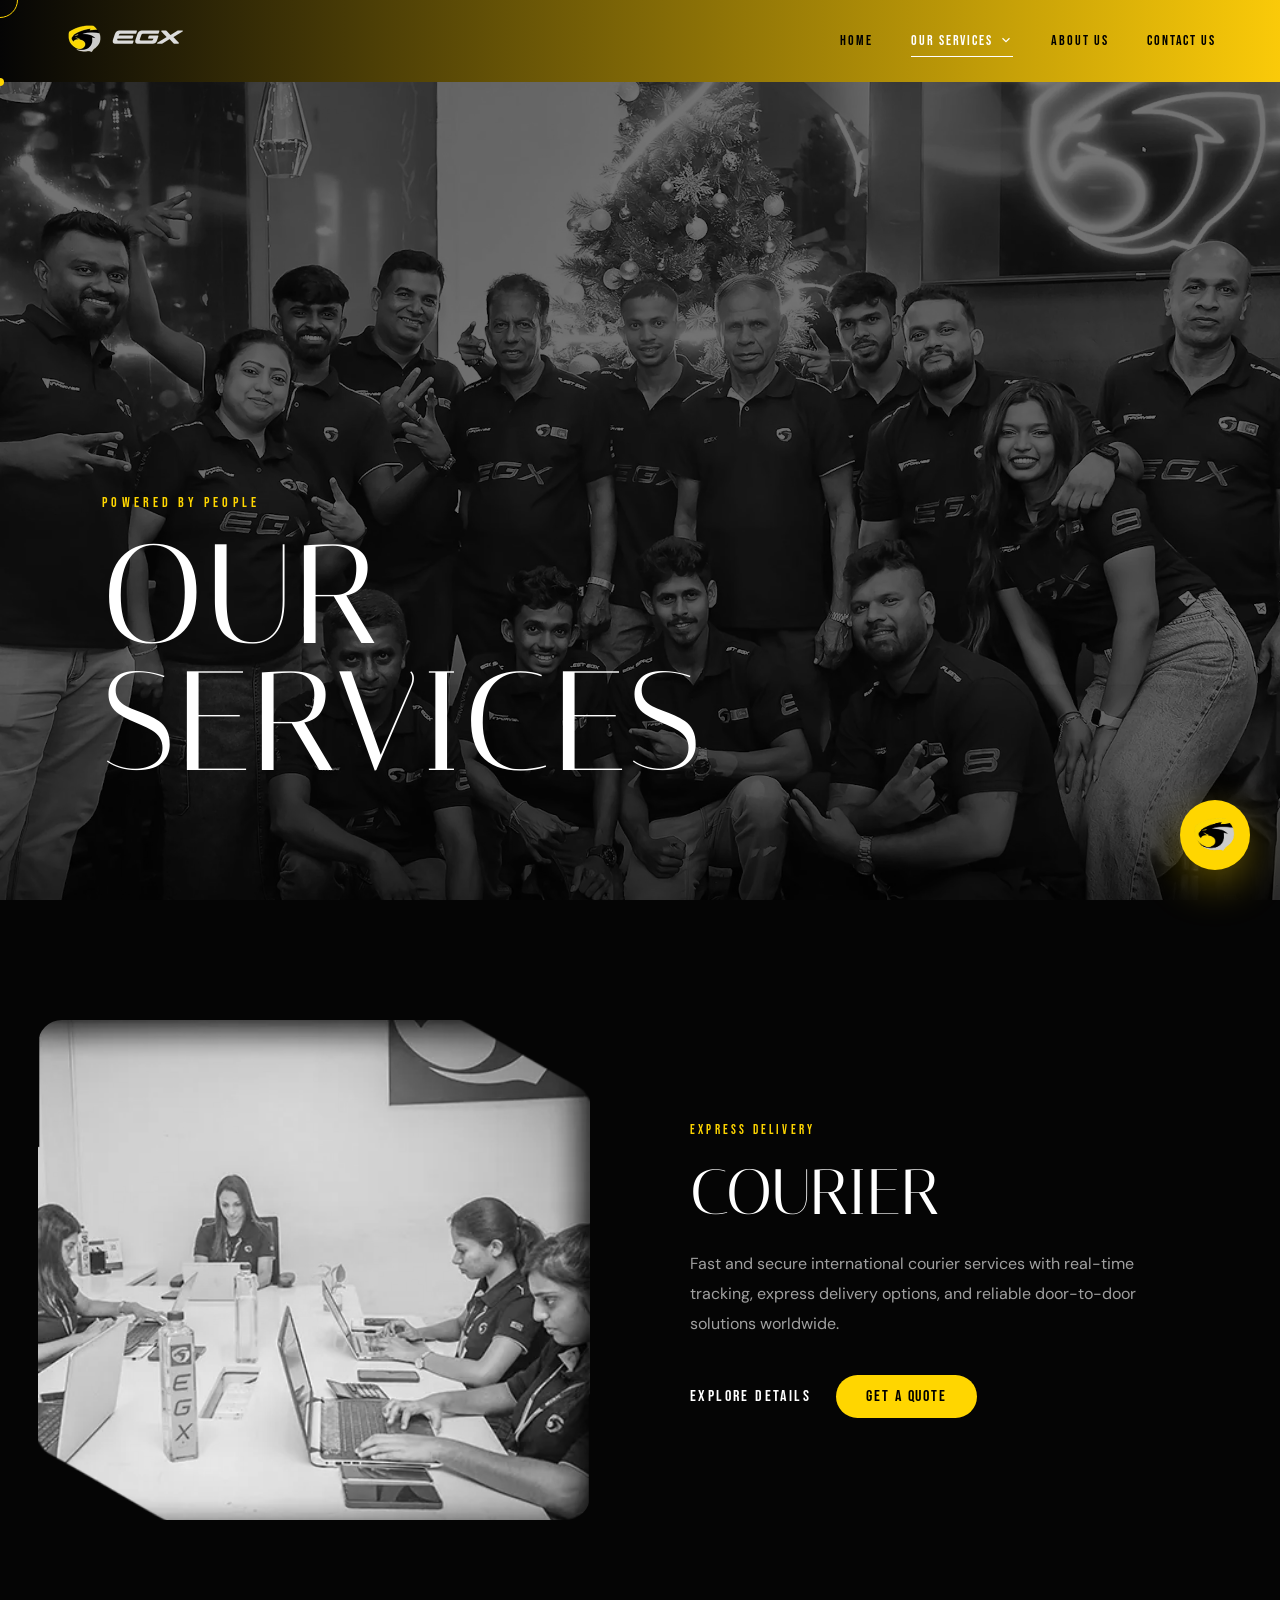
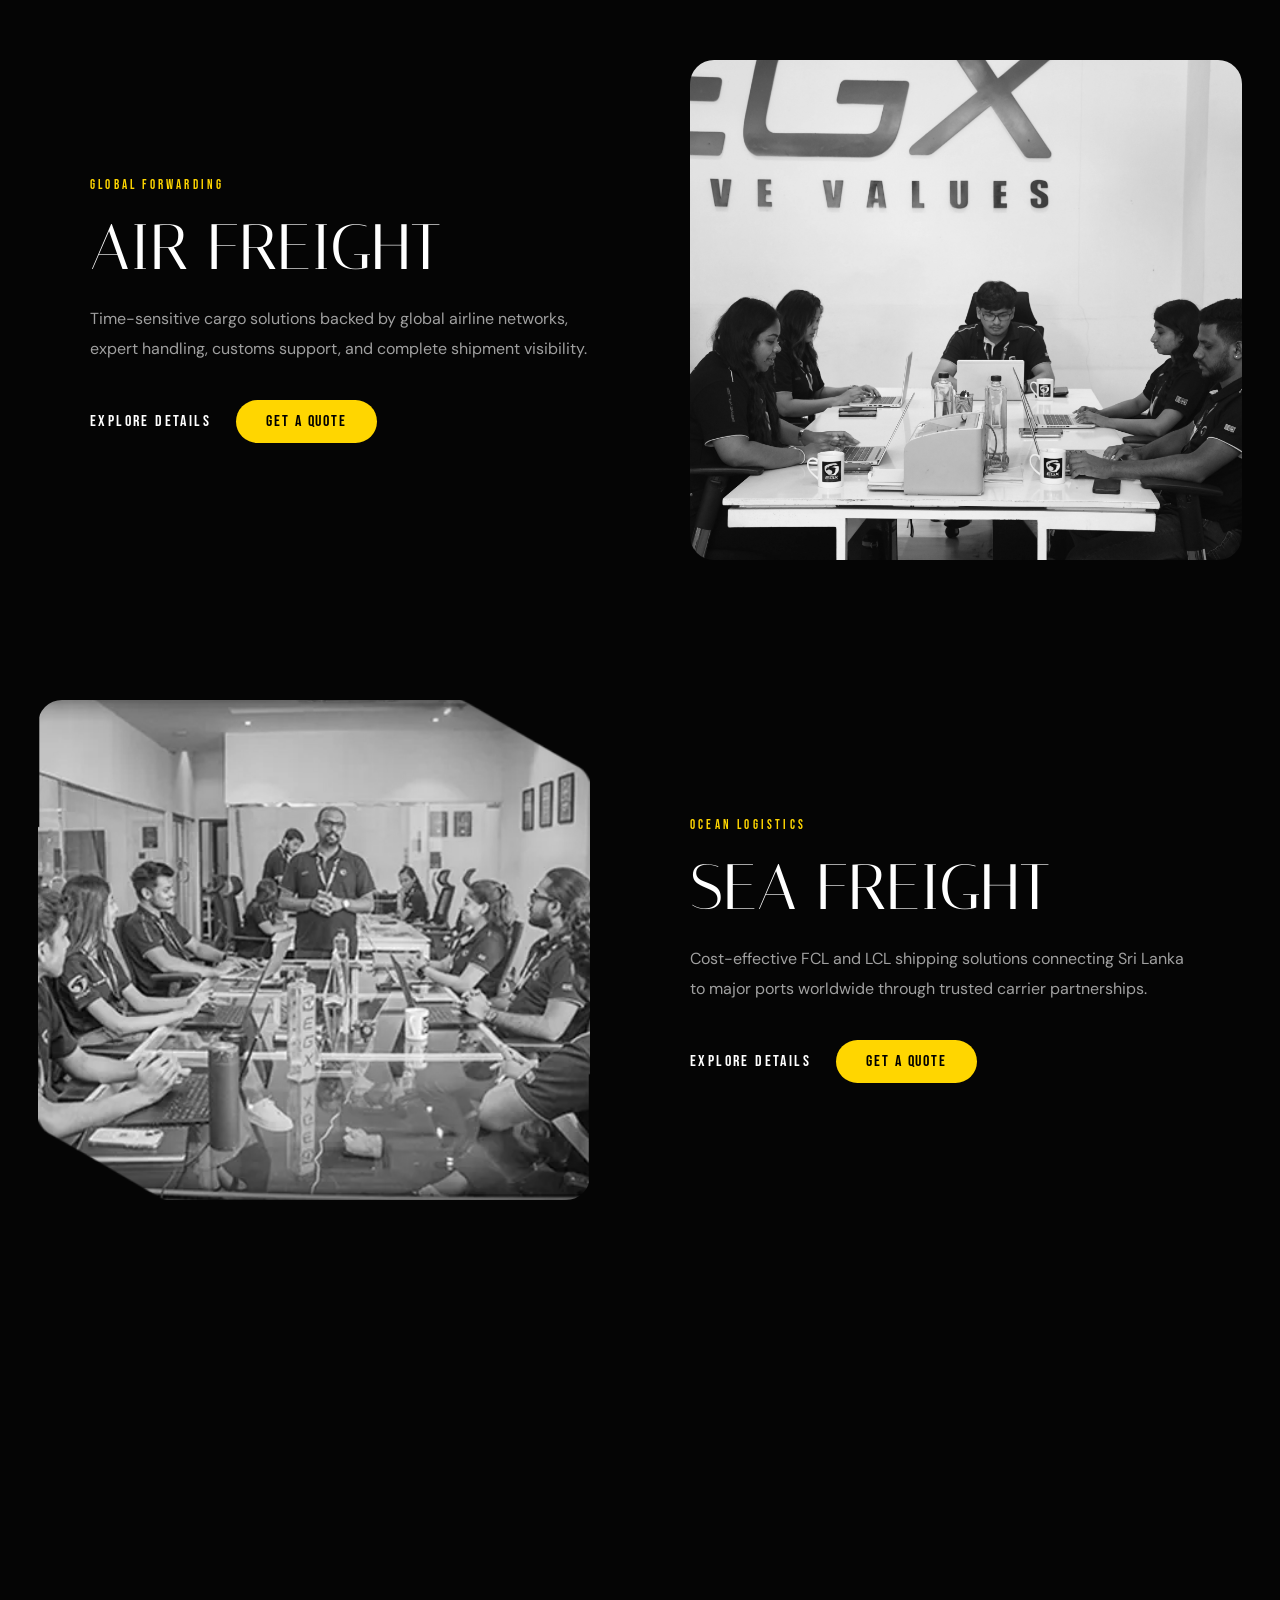
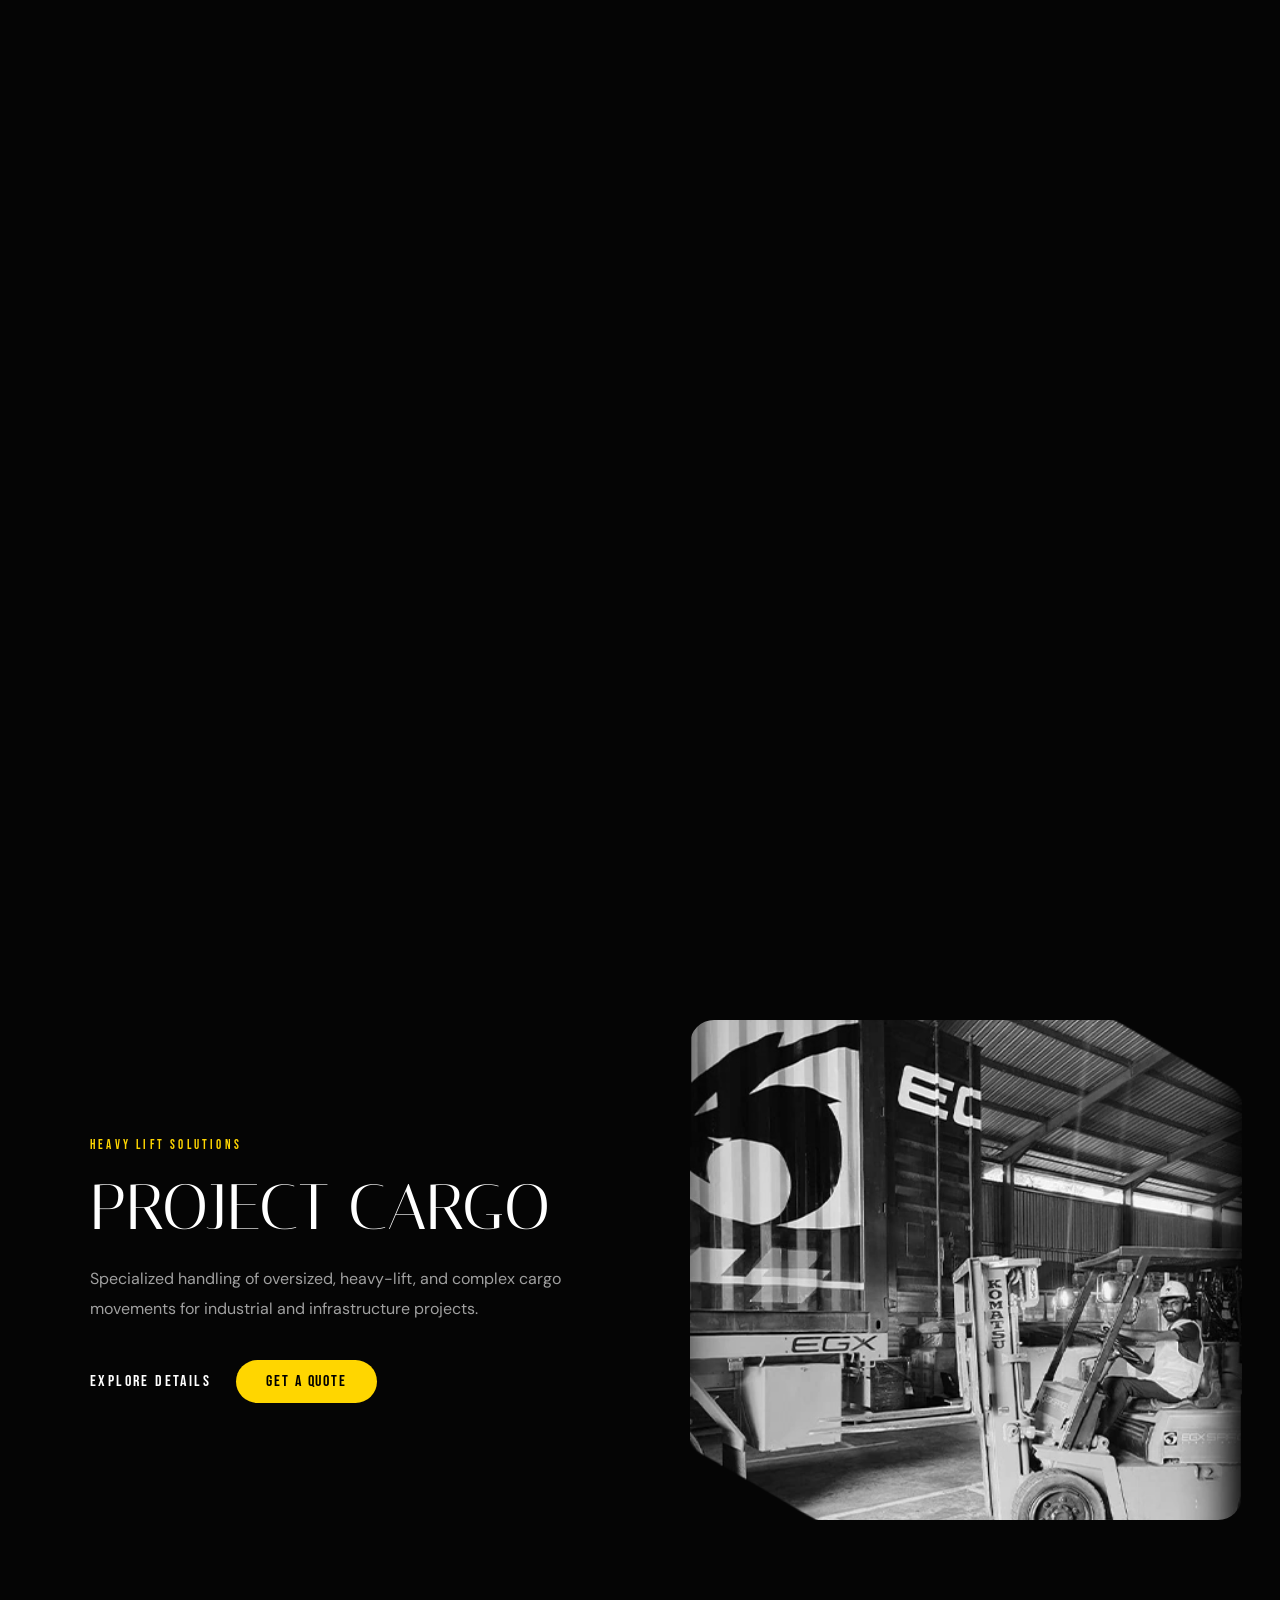
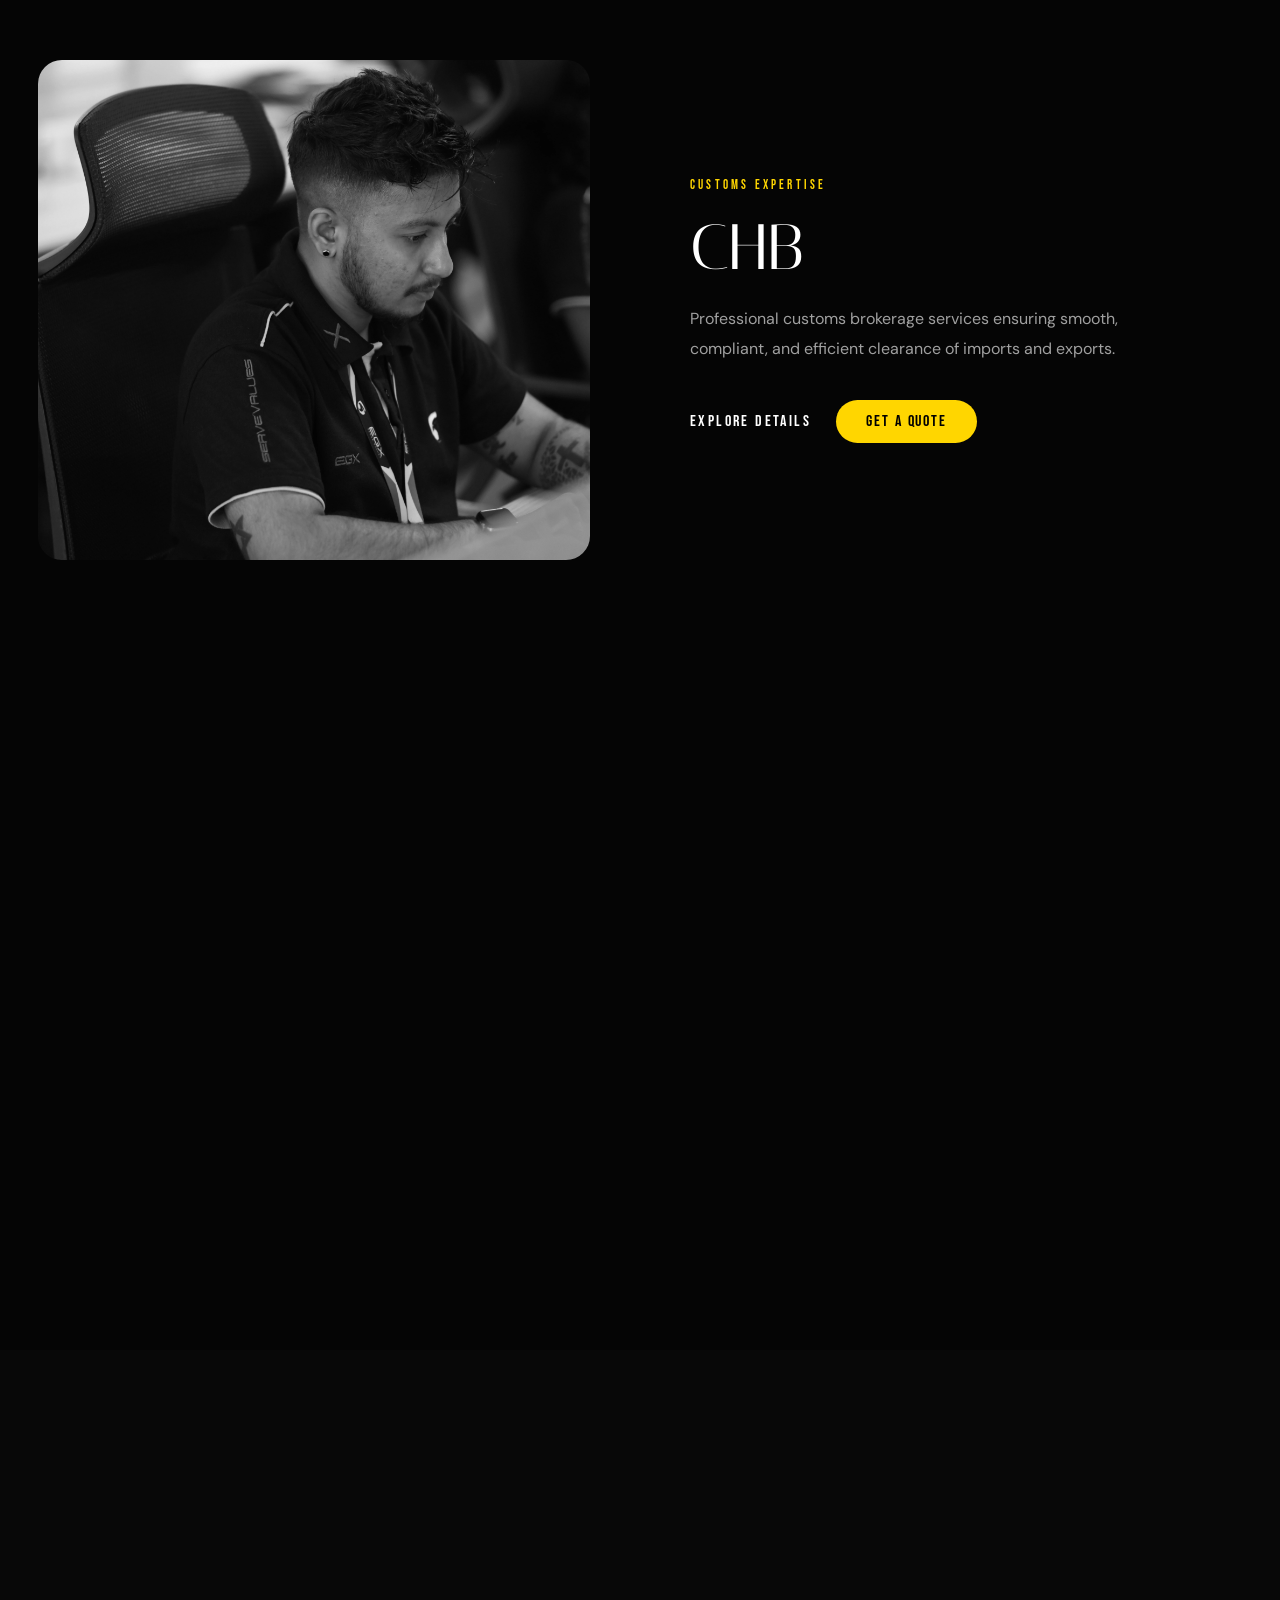
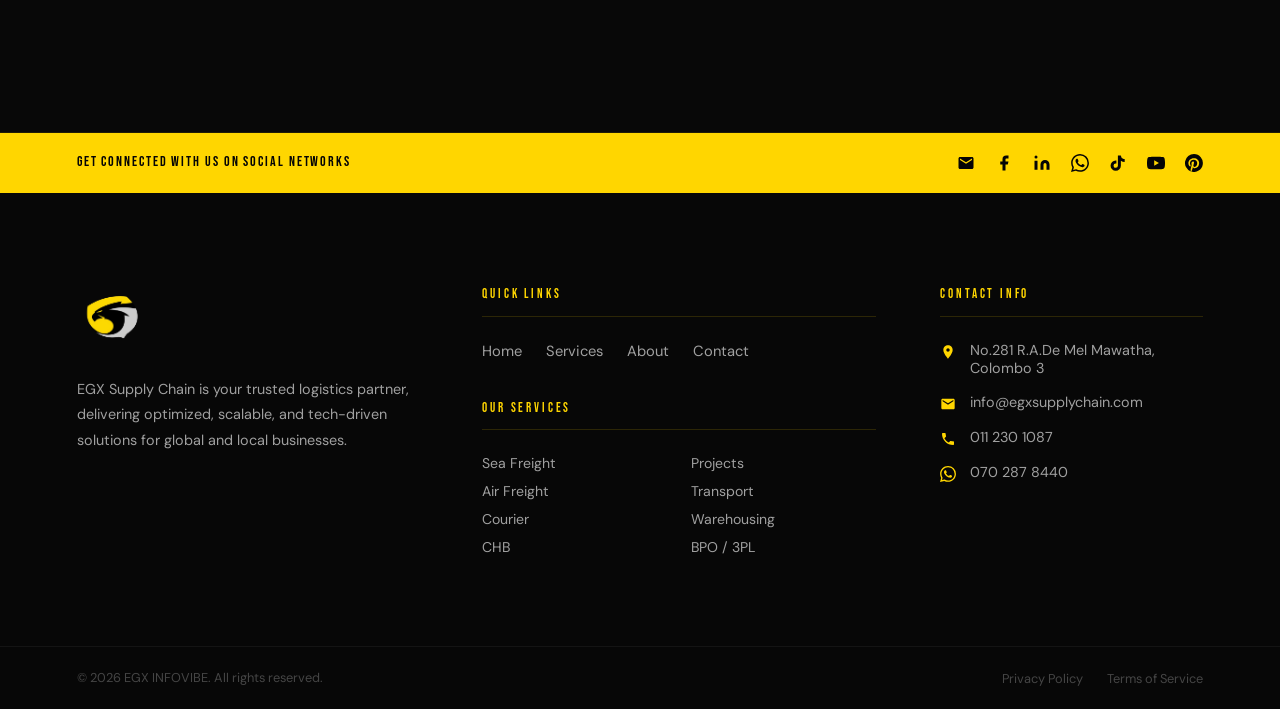
<file: pages/services.html>
<!DOCTYPE html>
<html lang="en">

<head>
    <script async src="https://www.googletagmanager.com/gtm.js?id=GTM-5RD8WVM5"></script>
<script>
  window.dataLayer = window.dataLayer || [];
  function gtag(){dataLayer.push(arguments);}
  gtag('js', new Date());
</script>

    <meta charset="UTF-8">
    <meta name="viewport" content="width=device-width, initial-scale=1.0">
    <meta name="description"
        content="EGX Supply Chain — Complete logistics services including courier, air freight, sea freight, warehouse, transport, project cargo, CHB and 3PL/BPO.">
    <title>Our Services | EGX Supply Chain</title>
     <link
      rel="canonical"
      href="https://egxsupplychain.com/pages/services.html"
    >
    <link rel="icon" href="../images/egx-logo.webp">
    <link rel="stylesheet" href="../css/global.css">
    <link rel="stylesheet" href="../css/navbar.css">
    <link rel="stylesheet" href="../css/services.css">
    <link rel="stylesheet" href="../css/footer.css">

    <link rel="stylesheet" href="../css/chatbot.css">




</head>

<body>
    <div id="chatbot-container"></div>
    <div id="preloader"><img class="preloader-logo" src="../images/EGXNavLogo.webp" alt="EGX">
        <div class="preloader-bar-wrap">
            <div class="preloader-bar"></div>
        </div>
        <p class="preloader-text">LOADING EXCELLENCE</p>
    </div>
    <div id="page-transition"></div>
    <div class="cursor-dot"></div>
    <div class="cursor-ring"></div>
    <audio id="preloader-sound" src="../sounds/flash.mp3" preload="none"></audio>

    <header id="navbar">
        <a href="../index.html" class="nav-logo"><img src="../images/EGXNavLogo.webp" alt="EGX Supply Chain"></a>
        <nav class="nav-links">
            <div class="nav-item"><a href="../index.html" class="nav-link">HOME</a></div>
            <div class="nav-item">
                <a href="services.html" class="nav-link active">OUR SERVICES <svg viewBox="0 0 24 24" fill="none"
                        stroke="currentColor" stroke-width="2" width="14" height="14">
                        <polyline points="6 9 12 15 18 9" />
                    </svg></a>
                <div class="nav-dropdown">

                    <a href="courier.html" class="dropdown-link">Courier</a>
                    <a href="air-freight.html" class="dropdown-link">Air Freight</a>
                    <a href="sea-freight.html" class="dropdown-link">Sea Freight</a>
                    <a href="warehouse.html" class="dropdown-link">Warehouse &amp; Logistics</a>
                    <a href="transport.html" class="dropdown-link">Transport</a>
                    <a href="project-cargo.html" class="dropdown-link">Project Cargo</a>
                    <a href="chb.html" class="dropdown-link">CHB</a>
                    <a href="bpo.html" class="dropdown-link">3PL &amp; 4PL / BPO</a>
                </div>
            </div>
            <div class="nav-item"><a href="about.html" class="nav-link">ABOUT US</a></div>
            <div class="nav-item"><a href="contact.html" class="nav-link">CONTACT US</a></div>
        </nav>
        <button class="nav-hamburger" aria-label="Open menu"><span></span><span></span><span></span></button>
    </header>
    <nav id="mobile-menu">
        <div class="mobile-nav-item"><a href="../index.html" class="mobile-nav-link">Home</a></div>
        <div class="mobile-nav-item">
            <div class="mobile-nav-link" data-toggle="true">Our Services <svg viewBox="0 0 24 24" fill="none"
                    stroke="currentColor" stroke-width="2" width="20" height="20">
                    <polyline points="6 9 12 15 18 9" />
                </svg></div>
            <div class="mobile-submenu">
                <a href="courier.html" class="mobile-sub-link">Courier</a>
                <a href="air-freight.html" class="mobile-sub-link">Air Freight</a>
                <a href="sea-freight.html" class="mobile-sub-link">Sea Freight</a>
                <a href="warehouse.html" class="mobile-sub-link">Warehouse &amp; Logistics</a>
                <a href="transport.html" class="mobile-sub-link">Transport</a>
                <a href="project-cargo.html" class="mobile-sub-link">Project Cargo</a>
                <a href="chb.html" class="mobile-sub-link">CHB</a>
                <a href="bpo.html" class="mobile-sub-link">3PL &amp; 4PL / BPO</a>
            </div>
        </div>
        <div class="mobile-nav-item"><a href="about.html" class="mobile-nav-link">About Us</a></div>
        <div class="mobile-nav-item"><a href="contact.html" class="mobile-nav-link">Contact Us</a></div>
        <div class="mobile-cta"><a href="contact.html" class="btn btn-gold">GET A QUOTE →</a></div>
    </nav>

    <!-- HERO -->
    <section class="services-hero">
        <img src="../images/ServicePage/banner.webp" alt="EGX Team">

        <div class="hero-overlay"></div>

        <div class="hero-content reveal">
            <span class="hero-label">POWERED BY PEOPLE</span>

            <h1>
                OUR<br>
                SERVICES
            </h1>
        </div>
    </section>

    <!-- ═══════════════════════════════════════════════════════ -->
    <!-- SLIDESHOW -->
    <!-- ═══════════════════════════════════════════════════════ -->
    <!-- <section id="slideshow-section" class="parallax-section">
  <div class="slideshow-wrapper">
    <div class="slide active">
      <img src="../images/ServicePage/AIR.jpg" alt="Air Freight" loading="lazy">
      <div class="slide-overlay"></div>
      <div class="slide-content">
        <span class="label">AIR FREIGHT</span>
        <h2>Send Cargo Across<br>The Globe, Fast</h2>
       
      </div>
    </div>
    <div class="slide">
      <img src="../images/ServicePage/SEA.jpg" alt="Sea Freight" loading="lazy">
      <div class="slide-overlay"></div>
      <div class="slide-content">
        <span class="label">SEA FREIGHT</span>
        <h2>Ocean Freight<br>Solutions Worldwide</h2>
      </div>
    </div>
    <div class="slide">
      <img src="../images/ServicePage/COURIER.jpg" alt="Courier" loading="lazy">
      <div class="slide-overlay"></div>
      <div class="slide-content">
        <span class="label">COURIER SERVICES</span>
        <h2>Hassle-Free<br>International Courier</h2>
      </div>
    </div>
    <div class="slide">
      <img src="../images/ServicePage/TRANSPORT.jpg" alt="Transport" loading="lazy">
      <div class="slide-overlay"></div>
      <div class="slide-content">
        <span class="label">TRANSPORT</span>
        <h2>Last-Mile Delivery<br>Across Sri Lanka</h2>
      </div>
    </div>
    <div class="slide">
      <img src="../images/ServicePage/WH.jpg" alt="Warehouse" loading="lazy">
      <div class="slide-overlay"></div>
      <div class="slide-content">
        <span class="label">WAREHOUSING</span>
        <h2>Smart Storage &amp;<br>Logistics Solutions</h2>
      </div>
    </div>
    <button class="slide-arrow prev" aria-label="Previous">&#8592;</button>
    <button class="slide-arrow next" aria-label="Next">&#8594;</button>
  </div>
  <div class="slide-dots">
    <div class="slide-dot active"></div>
    <div class="slide-dot"></div>
    <div class="slide-dot"></div>
    <div class="slide-dot"></div>
    <div class="slide-dot"></div>
  </div>
</section> -->

    <!-- SERVICES -->


    <section class="services-showcase container">

        <!-- COURIER -->
        <div class="service-row reveal">
            <div class="service-image">
                <img src="../images/ServicePage/Courier.webp" alt="Courier">
            </div>

            <div class="service-content">
                <span class="service-label">EXPRESS DELIVERY</span>
                <h2>COURIER</h2>

                <p>
                    Fast and secure international courier services with real-time
                    tracking, express delivery options, and reliable door-to-door
                    solutions worldwide.
                </p>

                <div class="service-links">
                    <a href="courier.html">EXPLORE DETAILS</a>
                    <a href="contact.html" class="service-btn">GET A QUOTE</a>
                </div>
            </div>
        </div>

        <!-- AIR FREIGHT -->
        <div class="service-row reverse reveal">
            <div class="service-image">
                <img src="../images/ServicePage/air.webp" alt="Air Freight">
            </div>

            <div class="service-content">
                <span class="service-label">GLOBAL FORWARDING</span>
                <h2>AIR FREIGHT</h2>

                <p>
                    Time-sensitive cargo solutions backed by global airline networks,
                    expert handling, customs support, and complete shipment visibility.
                </p>

                <div class="service-links">
                    <a href="air-freight.html">EXPLORE DETAILS</a>
                    <a href="contact.html" class="service-btn">GET A QUOTE</a>
                </div>
            </div>
        </div>

        <!-- SEA FREIGHT -->
        <div class="service-row reveal">
            <div class="service-image">
                <img src="../images/ServicePage/Sea.webp" alt="Sea Freight">
            </div>

            <div class="service-content">
                <span class="service-label">OCEAN LOGISTICS</span>
                <h2>SEA FREIGHT</h2>

                <p>
                    Cost-effective FCL and LCL shipping solutions connecting Sri Lanka
                    to major ports worldwide through trusted carrier partnerships.
                </p>

                <div class="service-links">
                    <a href="sea-freight.html">EXPLORE DETAILS</a>
                    <a href="contact.html" class="service-btn">GET A QUOTE</a>
                </div>
            </div>
        </div>

        <!-- WAREHOUSE & LOGISTICS -->
        <div class="service-row reverse reveal">
            <div class="service-image">
                <img src="../images/ServicePage/WAREHOUSING.webp" alt="Warehouse & Logistics">
            </div>

            <div class="service-content">
                <span class="service-label">SMART STORAGE</span>
                <h2>WAREHOUSE & LOGISTICS</h2>

                <p>
                    Secure warehousing, inventory control, order fulfillment,
                    distribution, and logistics management designed for efficiency.
                </p>

                <div class="service-links">
                    <a href="warehouse.html">EXPLORE DETAILS</a>
                    <a href="contact.html" class="service-btn">GET A QUOTE</a>
                </div>
            </div>
        </div>

        <!-- TRANSPORT -->
        <div class="service-row reveal">
            <div class="service-image">
                <img src="../images/ServicePage/TransportPic.webp" alt="Transport">
            </div>

            <div class="service-content">
                <span class="service-label">ROAD NETWORK</span>
                <h2>TRANSPORT</h2>

                <p>
                    Reliable inland transportation solutions with GPS-enabled fleets,
                    scheduled deliveries, and nationwide distribution coverage.
                </p>

                <div class="service-links">
                    <a href="transport.html">EXPLORE DETAILS</a>
                    <a href="contact.html" class="service-btn">GET A QUOTE</a>
                </div>
            </div>
        </div>

        <!-- PROJECT CARGO -->
        <div class="service-row reverse reveal">
            <div class="service-image">
                <img src="../images/ServicePage/warehouse.webp" alt="Project Cargo">
            </div>

            <div class="service-content">
                <span class="service-label">HEAVY LIFT SOLUTIONS</span>
                <h2>PROJECT CARGO</h2>

                <p>
                    Specialized handling of oversized, heavy-lift, and complex cargo
                    movements for industrial and infrastructure projects.
                </p>

                <div class="service-links">
                    <a href="project-cargo.html">EXPLORE DETAILS</a>
                    <a href="contact.html" class="service-btn">GET A QUOTE</a>
                </div>
            </div>
        </div>

        <!-- CHB -->
        <div class="service-row reveal">
            <div class="service-image">
                <img src="../images/ServicePage/chb.webp" alt="CHB">
            </div>

            <div class="service-content">
                <span class="service-label">CUSTOMS EXPERTISE</span>
                <h2>CHB</h2>

                <p>
                    Professional customs brokerage services ensuring smooth,
                    compliant, and efficient clearance of imports and exports.
                </p>

                <div class="service-links">
                    <a href="chb.html">EXPLORE DETAILS</a>
                    <a href="contact.html" class="service-btn">GET A QUOTE</a>
                </div>
            </div>
        </div>

        <!-- 3PL & 4PL / BPO -->
        <div class="service-row reverse reveal">
            <div class="service-image">
                <img src="../images/ServicePage/BPO.webp" alt="Warehouse & Logistics">
            </div>

            <div class="service-content">
                <span class="service-label">SUPPLY CHAIN MANAGEMENT</span>
                <h2>3PL & 4PL / BPO</h2>

                <p>
                    End-to-end outsourced logistics, supply chain optimization,
                    and business process solutions tailored for scalable growth.
                </p>

                <div class="service-links">
                    <a href="bpo.html">EXPLORE DETAILS</a>
                    <a href="contact.html" class="service-btn">GET A QUOTE</a>
                </div>
            </div>
        </div>

    </section>

    <!-- CTA -->
    <section class="services-cta">
        <div class="container reveal">
            <h2>READY TO <span class="gold">MOVE?</span></h2>

            <a href="contact.html" class="btn btn-gold">
                LET'S CONNECT
            </a>
        </div>
    </section>

    <!-- FOOTER -->
    <footer id="footer">
        <div class="footer-social-bar">
            <p>GET CONNECTED WITH US ON SOCIAL NETWORKS</p>
            <div class="footer-social-icons">
                <a href="mailto:info@egxsupplychain.com" aria-label="Email"><svg width="18" height="18"
                        viewBox="0 0 24 24" fill="currentColor">
                        <path
                            d="M20 4H4c-1.1 0-2 .9-2 2v12c0 1.1.9 2 2 2h16c1.1 0 2-.9 2-2V6c0-1.1-.9-2-2-2zm0 4l-8 5-8-5V6l8 5 8-5v2z" />
                    </svg></a>
                <a href="https://www.facebook.com/egxsupplychain" target="_blank" rel="noopener"
                    aria-label="Facebook"><svg width="18" height="18" viewBox="0 0 24 24" fill="currentColor">
                        <path d="M18 2h-3a5 5 0 00-5 5v3H7v4h3v8h4v-8h3l1-4h-4V7a1 1 0 011-1h3z" />
                    </svg></a>
                <a href="https://www.linkedin.com/company/egx-supply-chain" target="_blank" rel="noopener"
                    aria-label="LinkedIn"><svg width="18" height="18" viewBox="0 0 24 24" fill="currentColor">
                        <path
                            d="M16 8a6 6 0 016 6v7h-4v-7a2 2 0 00-2-2 2 2 0 00-2 2v7h-4v-7a6 6 0 016-6zM2 9h4v12H2z" />
                        <circle cx="4" cy="4" r="2" />
                    </svg></a>
                <a href="https://wa.me/94702878440" target="_blank" rel="noopener" aria-label="WhatsApp"><svg width="18"
                        height="18" viewBox="0 0 24 24" fill="currentColor">
                        <path
                            d="M17.472 14.382c-.297-.149-1.758-.867-2.03-.967-.273-.099-.471-.148-.67.15-.197.297-.767.966-.94 1.164-.173.199-.347.223-.644.075-.297-.15-1.255-.463-2.39-1.475-.883-.788-1.48-1.761-1.653-2.059-.173-.297-.018-.458.13-.606.134-.133.298-.347.446-.52.149-.174.198-.298.298-.497.099-.198.05-.371-.025-.52-.075-.149-.669-1.612-.916-2.207-.242-.579-.487-.5-.669-.51-.173-.008-.371-.01-.57-.01-.198 0-.52.074-.792.372-.272.297-1.04 1.016-1.04 2.479 0 1.462 1.065 2.875 1.213 3.074.149.198 2.096 3.2 5.077 4.487.709.306 1.262.489 1.694.625.712.227 1.36.195 1.871.118.571-.085 1.758-.719 2.006-1.413.248-.694.248-1.289.173-1.413-.074-.124-.272-.198-.57-.347m-5.421 7.403h-.004a9.87 9.87 0 01-5.031-1.378l-.361-.214-3.741.982.998-3.648-.235-.374a9.86 9.86 0 01-1.51-5.26c.001-5.45 4.436-9.884 9.888-9.884 2.64 0 5.122 1.03 6.988 2.898a9.825 9.825 0 012.893 6.994c-.003 5.45-4.437 9.884-9.885 9.884m8.413-18.297A11.815 11.815 0 0012.05 0C5.495 0 .16 5.335.157 11.892c0 2.096.547 4.142 1.588 5.945L.057 24l6.305-1.654a11.882 11.882 0 005.683 1.448h.005c6.554 0 11.89-5.335 11.893-11.893a11.821 11.821 0 00-3.48-8.413Z" />
                    </svg></a>
                    <a href="https://www.tiktok.com/@egx.sc" target="_blank" rel="noopener" aria-label="TikTok"><svg width="18"
            height="18" viewBox="0 0 24 24" fill="currentColor">
            <path
              d="M19.589 6.686a4.793 4.793 0 01-3.77-4.325V2h-3.953v13.672a2.896 2.896 0 01-2.9 2.806 2.896 2.896 0 01-2.9-2.9 2.896 2.896 0 012.9-2.9c.304 0 .6.047.878.137V8.78a6.85 6.85 0 00-.878-.057 6.854 6.854 0 00-6.854 6.854 6.854 6.854 0 006.854 6.854 6.854 6.854 0 006.854-6.854V9.01a8.69 8.69 0 005.078 1.63V6.686a4.823 4.823 0 01-1.309-.0z" />
          </svg></a>

        <a href="https://www.youtube.com/@EGXSupplyChain" target="_blank" rel="noopener" aria-label="YouTube">
          <svg xmlns="http://www.w3.org/2000/svg" width="18" height="18" viewBox="0 0 24 24" fill="currentColor">
            <path fill-rule="evenodd" clip-rule="evenodd"
              d="M23.5 6.2a3 3 0 0 0-2.1-2.1C19.5 3.6 12 3.6 12 3.6s-7.5 0-9.4.5A3 3 0 0 0 .5 6.2 31 31 0 0 0 0 12a31 31 0 0 0 .5 5.8 3 3 0 0 0 2.1 2.1c1.9.5 9.4.5 9.4.5s7.5 0 9.4-.5a3 3 0 0 0 2.1-2.1A31 31 0 0 0 24 12a31 31 0 0 0-.5-5.8ZM9.6 15.6V8.4l6.3 3.6-6.3 3.6Z" />
          </svg>
        </a>
        <a href="https://www.pinterest.com/egxinforvibe/" target="_blank" rel="noopener" aria-label="Pinterest">
          <svg xmlns="http://www.w3.org/2000/svg" width="18" height="18" viewBox="0 0 24 24" fill="currentColor">
            <path
              d="M12 0a12 12 0 0 0-4.37 23.18c-.1-.94-.18-2.4.04-3.43l1.3-5.5s-.33-.67-.33-1.66c0-1.55.9-2.7 2.02-2.7.95 0 1.4.72 1.4 1.58 0 .96-.61 2.4-.93 3.74-.27 1.12.56 2.03 1.66 2.03 1.99 0 3.52-2.1 3.52-5.13 0-2.68-1.92-4.56-4.67-4.56-3.18 0-5.05 2.38-5.05 4.84 0 .96.37 1.99.83 2.55.09.11.1.21.07.33l-.31 1.25c-.05.2-.16.25-.37.15-1.39-.65-2.26-2.69-2.26-4.33 0-3.52 2.56-6.75 7.38-6.75 3.88 0 6.9 2.77 6.9 6.47 0 3.86-2.43 6.97-5.8 6.97-1.13 0-2.2-.59-2.57-1.29l-.7 2.67c-.25 1.02-.94 2.3-1.4 3.08A12 12 0 1 0 12 0z" />
          </svg>
        </a>
            </div>
        </div>
        <div class="footer-main">
            <div><img class="footer-logo" src="../images/egx-logo.webp" alt="EGX Supply Chain"
                    onerror="this.src='../images/EGXNavLogo.webp'">
                <p class="footer-desc">EGX Supply Chain is your trusted logistics partner, delivering optimized,
                    scalable, and tech-driven solutions for global and local businesses.</p>
            </div>
            <div>
                <p class="footer-heading">QUICK LINKS</p>
                <div class="footer-quick-links"><a href="../index.html">Home</a><a href="services.html">Services</a><a
                        href="about.html">About</a><a href="contact.html">Contact</a></div>
                <p class="footer-heading" style="margin-top:28px">OUR SERVICES</p>
                <div class="footer-services-grid"><a href="sea-freight.html">Sea Freight</a><a
                        href="project-cargo.html">Projects</a><a href="air-freight.html">Air Freight</a><a
                        href="transport.html">Transport</a><a href="courier.html">Courier</a><a
                        href="warehouse.html">Warehousing</a><a href="chb.html">CHB</a><a href="bpo.html">BPO / 3PL</a>
                </div>
            </div>
            <div>
                <p class="footer-heading">CONTACT INFO</p>
                <div class="footer-contact-item"><svg width="16" height="16" viewBox="0 0 24 24" fill="var(--gold)"
                        style="flex-shrink:0;margin-top:3px">
                        <path
                            d="M12 2C8.13 2 5 5.13 5 9c0 5.25 7 13 7 13s7-7.75 7-13c0-3.87-3.13-7-7-7zm0 9.5c-1.38 0-2.5-1.12-2.5-2.5s1.12-2.5 2.5-2.5 2.5 1.12 2.5 2.5-1.12 2.5-2.5 2.5z" />
                    </svg><a href="https://maps.google.com/?q=No.281+R.A.+De+Mel+Mawatha+Colombo+3"
                        target="_blank">No.281 R.A.De Mel Mawatha, Colombo 3</a></div>
                <div class="footer-contact-item"><svg width="16" height="16" viewBox="0 0 24 24" fill="var(--gold)"
                        style="flex-shrink:0">
                        <path
                            d="M20 4H4c-1.1 0-2 .9-2 2v12c0 1.1.9 2 2 2h16c1.1 0 2-.9 2-2V6c0-1.1-.9-2-2-2zm0 4l-8 5-8-5V6l8 5 8-5v2z" />
                    </svg><a href="mailto:info@egxsupplychain.com">info@egxsupplychain.com</a></div>
                <div class="footer-contact-item"><svg width="16" height="16" viewBox="0 0 24 24" fill="var(--gold)"
                        style="flex-shrink:0">
                        <path
                            d="M6.62 10.79c1.44 2.83 3.76 5.14 6.59 6.59l2.2-2.2c.27-.27.67-.36 1.02-.24 1.12.37 2.33.57 3.57.57.55 0 1 .45 1 1V20c0 .55-.45 1-1 1-9.39 0-17-7.61-17-17 0-.55.45-1 1-1h3.5c.55 0 1 .45 1 1 0 1.25.2 2.45.57 3.57.11.35.03.74-.25 1.02l-2.2 2.2z" />
                    </svg><a href="tel:0112301087">011 230 1087</a></div>
                <div class="footer-contact-item"><svg width="16" height="16" viewBox="0 0 24 24" fill="var(--gold)"
                        style="flex-shrink:0">
                        <path
                            d="M17.472 14.382c-.297-.149-1.758-.867-2.03-.967-.273-.099-.471-.148-.67.15-.197.297-.767.966-.94 1.164-.173.199-.347.223-.644.075-.297-.15-1.255-.463-2.39-1.475-.883-.788-1.48-1.761-1.653-2.059-.173-.297-.018-.458.13-.606.134-.133.298-.347.446-.52.149-.174.198-.298.298-.497.099-.198.05-.371-.025-.52-.075-.149-.669-1.612-.916-2.207-.242-.579-.487-.5-.669-.51-.173-.008-.371-.01-.57-.01-.198 0-.52.074-.792.372-.272.297-1.04 1.016-1.04 2.479 0 1.462 1.065 2.875 1.213 3.074.149.198 2.096 3.2 5.077 4.487.709.306 1.262.489 1.694.625.712.227 1.36.195 1.871.118.571-.085 1.758-.719 2.006-1.413.248-.694.248-1.289.173-1.413-.074-.124-.272-.198-.57-.347m-5.421 7.403h-.004a9.87 9.87 0 01-5.031-1.378l-.361-.214-3.741.982.998-3.648-.235-.374a9.86 9.86 0 01-1.51-5.26c.001-5.45 4.436-9.884 9.888-9.884 2.64 0 5.122 1.03 6.988 2.898a9.825 9.825 0 012.893 6.994c-.003 5.45-4.437 9.884-9.885 9.884m8.413-18.297A11.815 11.815 0 0012.05 0C5.495 0 .16 5.335.157 11.892c0 2.096.547 4.142 1.588 5.945L.057 24l6.305-1.654a11.882 11.882 0 005.683 1.448h.005c6.554 0 11.89-5.335 11.893-11.893a11.821 11.821 0 00-3.48-8.413Z" />
                    </svg><a href="https://wa.me/94702878440">070 287 8440</a></div>
            </div>
        </div>
        <div class="footer-bottom">
            <p>© 2026 EGX INFOVIBE. All rights reserved.</p>
            <div class="footer-bottom-links"><a href="#">Privacy Policy</a><a href="#">Terms of Service</a></div>
        </div>
    </footer>


    <script src="../js/main.js"></script>
    <script src="../js/egx-faq.js"></script>

    <script src="../js/chatbot.js"></script>
</body>

</html>
</file>
<file: css/global.css>
/* ============================================================
   EGX SUPPLY CHAIN — GLOBAL DESIGN SYSTEM
   Fonts: Italiana (headings) + DM Sans (body) + Bebas Neue (accent)
   Theme: Dark luxury — Black, Gold (#FFD600), White
   ============================================================ */

@import url('https://fonts.googleapis.com/css2?family=Italiana&family=DM+Sans:ital,opsz,wght@0,9..40,300;0,9..40,400;0,9..40,500;0,9..40,600;1,9..40,300&family=Bebas+Neue&family=DM+Serif+Display:ital@0;1&display=swap');

/* ── ROOT TOKENS ─────────────────────────────────────────── */
:root {
  --gold:        #FFD600;
  --gold-dim:    #E6B800;
  --gold-glow:   rgba(255,214,0,0.18);
  --black:       #050505;
  --dark:        #0d0d0d;
  --dark-card:   #111111;
  --dark-border: rgba(255,255,255,0.08);
  --white:       #ffffff;
  --ash:         #a0a0a0;
  --ash-light:   #d0d0d0;

  --font-heading:  'Italiana', serif;
  --font-display:  'Bebas Neue', serif;
  --font-accent:   'Bebas Neue', sans-serif;
  --font-body:     'DM Sans', sans-serif;

  --nav-h:       82px;
  --radius-sm:   8px;
  --radius-md:   16px;
  --radius-lg:   32px;
  --transition:  0.35s cubic-bezier(0.4,0,0.2,1);
}

/*NAVBAR SET*/


/* Fixed navbar compensation */
html {
  scroll-padding-top: var(--nav-h);
}

/* Everything starts below fixed navbar */
body {
  padding-top: var(--nav-h);
}


/* ── RESET ───────────────────────────────────────────────── */
*, *::before, *::after { box-sizing: border-box; margin: 0; padding: 0; }

html {
  scroll-behavior: smooth;
  font-size: 16px;
}

body {
  background: var(--black);
  color: var(--white);
  font-family: var(--font-body);
  -webkit-font-smoothing: antialiased;
  overflow-x: hidden;
  cursor: none; /* custom cursor */
}

a { color: inherit; text-decoration: none; }
img { display: block; max-width: 100%; }
ul { list-style: none; }

/* ── CUSTOM CURSOR ───────────────────────────────────────── */
.cursor-dot {
  width: 8px; height: 8px;
  background: var(--gold);
  border-radius: 50%;
  position: fixed;
  pointer-events: none;
  z-index:99990;                    
  transform: translate(-50%,-50%);
  transition: transform 0.1s ease, opacity 0.2s;
}
.cursor-ring {
  width: 36px; height: 36px;
  border: 1.5px solid var(--gold);
  border-radius: 50%;
  position: fixed;
  pointer-events: none;
  z-index:99989;
  transform: translate(-50%,-50%);
  transition: transform 0.18s ease, width 0.25s, height 0.25s, opacity 0.2s;
}
.cursor-ring.hover { width: 56px; height: 56px; border-color: var(--gold); opacity: 0.7; }

/* ── TYPOGRAPHY SYSTEM ───────────────────────────────────── */
h1, .h1 {
  font-family: var(--font-heading);
  font-size: clamp(3rem, 6vw, 5.5rem);
  font-weight: 400;
  line-height: 1.05;
  letter-spacing: 0.01em;
}
h2, .h2 {
  font-family: var(--font-heading);
  font-size: clamp(2rem, 4.5vw, 4rem);
  font-weight: 400;
  line-height: 1.1;
}
h3, .h3 {
  font-family: var(--font-display);
  font-size: clamp(1.4rem, 2.5vw, 2.2rem);
  font-weight: 400;
  line-height: 1.2;
}
h4, .h4 {
  font-family: var(--font-accent);
  font-size: clamp(1rem, 1.5vw, 1.3rem);
  letter-spacing: 0.12em;
}
h5, .h5 {
  font-family: var(--font-body);
  font-size: 1rem;
  font-weight: 600;
  letter-spacing: 0.08em;
  text-transform: uppercase;
}
p {
  font-size: 1rem;
  line-height: 1.75;
  color: var(--ash-light);
}
.label {
  font-family: var(--font-accent);
  font-size: 0.8rem;
  letter-spacing: 0.2em;
  text-transform: uppercase;
  color: var(--gold);
}

/* ── GOLD HIGHLIGHT ──────────────────────────────────────── */
.gold { color: var(--gold); }
.gold-bg { background: var(--gold); color: var(--black); }

/* ── SECTION LAYOUT ──────────────────────────────────────── */
.section {
  padding: clamp(60px, 10vw, 120px) clamp(20px, 6vw, 100px);
}
.container {
  max-width: 1380px;
  margin: 0 auto;
  width: 100%;
  padding: 0 clamp(16px, 3vw, 40px);
}



/* ── BUTTONS ─────────────────────────────────────────────── */
.btn {
  display: inline-flex;
  align-items: center;
  gap: 10px;
  padding: 14px 36px;
  border-radius: 4px;
  font-family: var(--font-accent);
  font-size: 1.05rem;
  letter-spacing: 0.12em;
  cursor: pointer;
  transition: var(--transition);
  border: none;
  position: relative;
  overflow: hidden;
}
.btn::after {
  content: '';
  position: absolute;
  inset: 0;
  background: rgba(255,255,255,0.08);
  opacity: 0;
  transition: opacity 0.2s;
}
.btn:hover::after { opacity: 1; }

.btn-gold {
  background: var(--gold);
  color: var(--black);
}
.btn-gold:hover {
  background: #fff;
  transform: translateY(-2px);
  box-shadow: 0 12px 40px rgba(255,214,0,0.3);
}
.btn-outline {
  background: transparent;
  color: var(--gold);
  border: 1.5px solid var(--gold);
}
.btn-outline:hover {
  background: var(--gold);
  color: var(--black);
  transform: translateY(-2px);
}
.btn-dark {
  background: rgba(255,255,255,0.05);
  color: var(--white);
  border: 1px solid var(--dark-border);
  backdrop-filter: blur(10px);
}
.btn-dark:hover { background: rgba(255,255,255,0.12); transform: translateY(-2px); }

/* ── CARDS ───────────────────────────────────────────────── */
.card-glass {
  background: rgba(255,255,255,0.03);
  border: 1px solid var(--dark-border);
  border-radius: var(--radius-md);
  backdrop-filter: blur(20px);
  transition: var(--transition);
}
.card-glass:hover {
  border-color: rgba(255,214,0,0.25);
  background: rgba(255,214,0,0.04);
  transform: translateY(-6px);
  box-shadow: 0 24px 60px rgba(0,0,0,0.4);
}

/* ── DIVIDER ─────────────────────────────────────────────── */
.divider {
  width: 60px;
  height: 2px;
  background: var(--gold);
  margin: 20px 0;
}
.divider-center { margin: 20px auto; }

/* ── SCROLL REVEAL BASE ──────────────────────────────────── */
.reveal {
  opacity: 0;
  transform: translateY(40px);
  transition: opacity 0.8s cubic-bezier(0.4,0,0.2,1),
              transform 0.8s cubic-bezier(0.4,0,0.2,1);
}
.reveal.visible {
  opacity: 1;
  transform: translateY(0);
}
.reveal-left {
  opacity: 0;
  transform: translateX(-50px);
  transition: opacity 0.9s ease, transform 0.9s ease;
}
.reveal-left.visible { opacity: 1; transform: translateX(0); }
.reveal-right {
  opacity: 0;
  transform: translateX(50px);
  transition: opacity 0.9s ease, transform 0.9s ease;
}
.reveal-right.visible { opacity: 1; transform: translateX(0); }

/* delay helpers */
.delay-1 { transition-delay: 0.1s !important; }
.delay-2 { transition-delay: 0.2s !important; }
.delay-3 { transition-delay: 0.3s !important; }
.delay-4 { transition-delay: 0.4s !important; }
.delay-5 { transition-delay: 0.5s !important; }
.delay-6 { transition-delay: 0.6s !important; }

/* ── PARALLAX WRAPPER ────────────────────────────────────── */
.parallax-section {
  position: relative;
  overflow: hidden;
  
}
.parallax-bg {
  position: absolute;
  inset: 0;
  background-size: cover;
  background-position: center;
  will-change: transform;

}

/* ── NOISE GRAIN OVERLAY ─────────────────────────────────── */
.grain::after {
  content: '';
  position: absolute;
  inset: 0;
  pointer-events: none;
  background-image: url("data:image/svg+xml,%3Csvg viewBox='0 0 256 256' xmlns='http://www.w3.org/2000/svg'%3E%3Cfilter id='noise'%3E%3CfeTurbulence type='fractalNoise' baseFrequency='0.9' numOctaves='4' stitchTiles='stitch'/%3E%3C/filter%3E%3Crect width='100%25' height='100%25' filter='url(%23noise)' opacity='0.04'/%3E%3C/svg%3E");
  z-index: 1;
  opacity: 0.06;
}

/* ── SCROLLBAR ───────────────────────────────────────────── */
::-webkit-scrollbar { width: 6px; }
::-webkit-scrollbar-track { background: var(--black); }
::-webkit-scrollbar-thumb { background: var(--gold); border-radius: 3px; }

/* ── SELECTION ───────────────────────────────────────────── */
::selection { background: var(--gold); color: var(--black); }

/* ── PAGE TRANSITION OVERLAY ─────────────────────────────── */
#page-transition {
  position: fixed;
  inset: 0;
  background: var(--black);
  z-index: 10000;
  pointer-events: none;
  opacity: 0;
  transition: opacity 0.4s ease;
}
#page-transition.active { opacity: 1; pointer-events: all; }

/* ── PRELOADER ───────────────────────────────────────────── */
#preloader {
  position: fixed;
  inset: 0;
  background: var(--black);
  z-index: 99997;
  display: flex;
  align-items: center;
  justify-content: center;
  flex-direction: column;
  gap: 40px;
  transition: opacity 0.6s ease, visibility 0.6s;
}
#preloader.done { opacity: 0; visibility: hidden; }
.preloader-logo {
  width: min(340px, 70vw);
  animation: preloaderBounce 1s cubic-bezier(0.36,0.07,0.19,0.97) both;
}
@keyframes preloaderBounce {
  0%   { transform: translateX(120vw); }
  60%  { transform: translateX(-6vw); }
  80%  { transform: translateX(3vw); }
  100% { transform: translateX(0); }
}
.preloader-bar-wrap {
  width: 240px;
  height: 2px;
  background: rgba(255,255,255,0.1);
  border-radius: 2px;
  overflow: hidden;
}
.preloader-bar {
  height: 100%;
  background: var(--gold);
  width: 0%;
  animation: barLoad 1.8s ease forwards 0.3s;
}
@keyframes barLoad { to { width: 100%; } }
.preloader-text {
  font-family: var(--font-accent);
  letter-spacing: 0.3em;
  color: var(--ash);
  font-size: 0.75rem;
  animation: fadeIn 1s ease 0.5s both;
}
@keyframes fadeIn { from { opacity:0; } to { opacity:1; } }

/* ── FLOATING PARTICLES ──────────────────────────────────── */
.particle {
  position: fixed;
  width: 2px; height: 2px;
  background: var(--gold);
  border-radius: 50%;
  pointer-events: none;
  opacity: 0;
  animation: particleFloat linear infinite;
  z-index: 0;
}
@keyframes particleFloat {
  0%   { transform: translateY(100vh) scale(0); opacity: 0; }
  10%  { opacity: 0.6; }
  90%  { opacity: 0.3; }
  100% { transform: translateY(-20px) scale(1); opacity: 0; }
}

/* ── SECTION TITLE BLOCK ─────────────────────────────────── */
.section-title-block {
  text-align: center;
  margin-bottom: clamp(40px, 6vw, 80px);
}
.section-title-block .label { margin-bottom: 12px; display: block; }
.section-title-block h2 { margin-bottom: 16px; }
.section-title-block p { max-width: 560px; margin: 0 auto; color: var(--ash); }

/* ── RESPONSIVE UTILITIES ────────────────────────────────── */
@media (max-width: 768px) {
  body { cursor: auto; }
  .cursor-dot, .cursor-ring { display: none; }
}

/* ── GOLD LINE DECORATION ────────────────────────────────── */
.gold-line {
  display: flex;
  align-items: center;
  gap: 16px;
  color: var(--gold);
  font-family: var(--font-accent);
  font-size: 0.85rem;
  letter-spacing: 0.2em;
}
.gold-line::before, .gold-line::after {
  content: '';
  flex: 1;
  height: 1px;
  background: linear-gradient(to right, transparent, var(--gold), transparent);
}


/* ── PARALLAX BANNER ─────────────────────────────────────── */
#parallax-banner {
  height: min(420px, 55vh);
  position: relative;
  overflow: hidden;
  margin: 0;
  padding: 0;
  display: flex;
  align-items: center;
  justify-content: center;
}

.parallax-img {
  position: absolute;
  inset: -20%;
  background-attachment: fixed;
  background-position: center;
  background-size: cover;
  background-repeat: no-repeat;
  filter: brightness(0.35);
}
.parallax-content {
  position: relative;
  z-index: 2;
  text-align: center;
  max-width: 700px;
  padding: 0 20px;
}
.parallax-content h2 { color: var(--white); margin-bottom: 20px; }
.parallax-content p { color: rgba(255,255,255,0.7); margin-bottom: 32px; }





/* ============================================================
   "OUR PEOPLE" GRID & SPLIT-SCREEN LAYOUT SYSTEM
   ============================================================ */

/* ── MAIN VIEWPORT & GRID (FIT TO SCREEN, NO PADDING) ────── */
.viewport {
  width: 100vw;
  height: 100vh;
  overflow-y: auto;
  overflow-x: hidden;
  position: relative;
}

.grid-container {
  display: grid;
  grid-template-columns: repeat(7, 1fr); /* 8 columns fitting screen width */
  width: 100%;
  gap: 10px; /* Completely removes padding/gaps between images */
  padding: 0 50px 40px  50px;
}

/* Responsive Grid Scaling */
@media (max-width: 1400px) { .grid-container { grid-template-columns: repeat(7, 1fr); } }
@media (max-width: 1400px) { .grid-container { grid-template-columns: repeat(6, 1fr); } }
@media (max-width: 1400px) { .grid-container { grid-template-columns: repeat(5, 1fr); } }
@media (max-width: 1100px) { .grid-container { grid-template-columns: repeat(4, 1fr); } }
@media (max-width: 850px)  { .grid-container { grid-template-columns: repeat(3, 1fr); } }
@media (max-width: 600px)  { .grid-container { grid-template-columns: repeat(2, 1fr); } }

/* ── GRID ITEMS (INDIVIDUAL EMPLOYEE FRAMES) ──────────────── */
.grid-item {
  position: relative;
  aspect-ratio: 4 / 5; /* Elegant portrait aspect ratio */
  overflow: hidden;
  cursor: pointer;
  background: #111;
}

.grid-item img {
  width: 100%;
  height: 100%;
  object-fit: cover;
  filter: grayscale(100%) brightness(0.7); /* Luxury editorial treatment */
  transition: filter 0.5s ease, transform 0.5s ease;
}

.grid-item:hover img {
  filter: grayscale(0%) brightness(0.95); /* Color reveal on hover */
  transform: scale(1.03);
}

.grid-item-overlay {
  position: absolute;
  inset: 0;
  background: linear-gradient(to top, rgba(5,5,5,0.85) 0%, transparent 60%);
  display: flex;
  flex-direction: column;
  justify-content: flex-end;
  padding: 20px;
  opacity: 0;
  transition: opacity 0.35s ease;
}

.grid-item:hover .grid-item-overlay { 
  opacity: 1; 
}

.grid-item-overlay h3 { 
  font-family: var(--font-heading); 
  font-size: 1.3rem; 
  font-weight: 400; 
  margin-bottom: 2px; 
}

.grid-item-overlay p { 
  font-family: var(--font-accent); 
  color: var(--gold); 
  font-size: 0.8rem; 
  letter-spacing: 0.1em; 
}

/* ── SPLIT VIEWPORT CONTAINER (ACTIVE LOOK) ──────────────── */
.split-screen-container {
  position: fixed;
  inset: 0;
  width: 100vw;
  height: 100vh;
  display: flex;
  z-index: 500;
  opacity: 0;
  pointer-events: none;
  transition: opacity 0.4s ease;
}

.split-screen-container.active {
  opacity: 1;
  pointer-events: all;
}

/* Left Side: Dynamic image placement target */
.split-left {
  width: 50vw;
  height: 100vh;
  background: var(--black);
  position: relative;
  overflow: hidden;
}

.zoom-target-wrapper {
  width: 100%;
  height: 100%;
}

.zoom-target-wrapper img {
  width: 100%;
  height: 100%;
  object-fit: cover;
}

/* Right Side: High luxury Editorial Content Panel */
.split-right {
  width: 50vw;
  height: 100vh;
  background: var(--dark);
  border-left: 1px solid var(--dark-border);
  display: flex;
  align-items: center;
  padding: 10% 8%;
  position: relative;
}

/* Mobile Fallback: Stack panels vertically instead of side-by-side */
@media (max-width: 900px) {
  .split-screen-container { flex-direction: column; }
  .split-left { width: 100vw; height: 50vh; }
  .split-right { width: 100vw; height: 50vh; padding: 40px; }
}

.details-content {
  max-width: 540px;
  opacity: 0;
  transform: translateY(30px);
}

.details-role {
  font-family: var(--font-accent);
  color: var(--gold);
  font-size: 1.1rem;
  letter-spacing: 0.15em;
  margin-bottom: 12px;
  display: inline-block;
}

.details-name {
  font-family: var(--font-heading);
  font-size: clamp(2.5rem, 4vw, 4.5rem);
  font-weight: 400;
  line-height: 1.1;
  margin-bottom: 24px;
}

.details-divider {
  width: 80px; 
  height: 1px;
  background: var(--gold);
  margin-bottom: 24px;
}

.details-bio {
  font-size: 1.05rem;
  line-height: 1.8;
  color: var(--ash-light);
  font-weight: 300;
}

/* ── CLOSE BUTTON CONTROL ────────────────────────────────── */
.close-button {
  position: absolute;
  top: 40px;
  right: 40px;
  width: 50px;
  height: 50px;
  border: 1px solid var(--dark-border);
  background: rgba(255, 255, 255, 0.02);
  border-radius: 50%;
  cursor: pointer;
  display: flex;
  align-items: center;
  justify-content: center;
  transition: var(--transition);
  z-index: 600;
}

.close-button:hover {
  border-color: var(--gold);
  transform: rotate(90deg);
  background: rgba(255, 214, 0, 0.05);
}

.close-button svg stroke { transition: stroke 0.3s ease; }
.close-button:hover svg stroke { stroke: var(--gold); }



/* =====================================================
   EGX — PREMIUM SECTION FLOW ANIMATION
===================================================== */

/* Initial state */
.flow-reveal {
    opacity: 0;
    transform: translate3d(0, 45px, 0);
    filter: blur(4px);

    transition:
        opacity 0.9s ease,
        transform 1s cubic-bezier(0.22, 1, 0.36, 1),
        filter 0.9s ease;

    will-change: transform, opacity;
}

/* Visible state */
.flow-reveal.flow-visible {
    opacity: 1;
    transform: translate3d(0, 0, 0);
    filter: blur(0);
}

/* Stagger children */
.flow-stagger > * {
    opacity: 0;
    transform: translate3d(0, 30px, 0);

    transition:
        opacity 0.8s ease,
        transform 0.9s cubic-bezier(0.22, 1, 0.36, 1);
}

.flow-stagger.flow-visible > * {
    opacity: 1;
    transform: translate3d(0, 0, 0);
}

/* Sequential appearance */
.flow-stagger.flow-visible > *:nth-child(1) {
    transition-delay: 0.1s;
}

.flow-stagger.flow-visible > *:nth-child(2) {
    transition-delay: 0.2s;
}

.flow-stagger.flow-visible > *:nth-child(3) {
    transition-delay: 0.3s;
}

.flow-stagger.flow-visible > *:nth-child(4) {
    transition-delay: 0.4s;
}

.flow-stagger.flow-visible > *:nth-child(5) {
    transition-delay: 0.5s;
}

.flow-stagger.flow-visible > *:nth-child(6) {
    transition-delay: 0.6s;
}

/* Accessibility */
@media (prefers-reduced-motion: reduce) {
    .flow-reveal,
    .flow-stagger > * {
        opacity: 1;
        transform: none;
        filter: none;
        transition: none;
    }
}







/* =====================================
   EGX GLOBAL SNOWFALL EFFECT
===================================== */

#egx-snow-layer {
    position: fixed;
    inset: 0;
    width: 100%;
    height: 100%;
    overflow: hidden;
    pointer-events: none;
    z-index: 8999;
}

.egx-snowflake {
    position: absolute;
    top: -15px;
    background: #fff;
    border-radius: 50%;
    opacity: var(--snow-opacity);
    width: var(--snow-size);
    height: var(--snow-size);
    animation: egxSnowFall var(--snow-duration) linear var(--snow-delay) infinite;
    will-change: transform;
}

@keyframes egxSnowFall {
    0% {
        transform: translate3d(0, -15px, 0);
    }

    50% {
        transform: translate3d(35px, 50vh, 0);
    }

    100% {
        transform: translate3d(-20px, 105vh, 0);
    }
}

@media (prefers-reduced-motion: reduce) {
    #egx-snow-layer {
        display: none;
    }
}
</file>
<file: css/navbar.css>
/* ============================================================
   NAVBAR — EGX Supply Chain
   ============================================================ */

#navbar {
  position: fixed;
  top: 0; left: 0; right: 0;
  z-index: 9000;
  height: var(--nav-h);
  display: flex;
  align-items: center;
  justify-content: space-between;
  padding: 0 clamp(20px, 5vw, 80px);
  transition: background 0.4s ease, box-shadow 0.4s ease, height 0.3s ease;
  background: linear-gradient(to right, rgba(5,5,5,0.98), rgba(255, 206, 9, 0.98));
}
#navbar.scrolled {
  height: var(--nav-h);
  background: linear-gradient(to right, rgba(5,5,5,0.98), rgba(255, 206, 9, 0.98));
  backdrop-filter: blur(20px);
  box-shadow: 0 1px 0 rgba(255,214,0,0.12), 0 8px 30px rgba(0,0,0,0.5);
}


/* Logo */
.nav-logo img {
  height: 50px;
  width: auto;
  object-fit: contain;
  transition: height 0.3s ease;
}
#navbar.scrolled .nav-logo img { height: 36px; }

/* Desktop nav links */
.nav-links {
  display: flex;
  align-items: right;
  gap: clamp(24px, 3vw, 48px);
}
.nav-item { position: relative; }

.nav-link {
  font-family: var(--font-accent);
  font-size: 0.85rem;
  letter-spacing: 0.14em;
  color: black;
  transition: color var(--transition);
  display: flex;
  align-items: right;
  gap: 6px;
  padding: 8px 0;
  position: relative;
  white-space: nowrap;
}
.nav-link::after {
  content: '';
  position: absolute;
  bottom: 0; left: 0;
  width: 0; height: 1.5px;
  background: white;
  transition: width 0.3s ease;
}
.nav-link:hover,
.nav-link.active {
  color: white;
}
.nav-link:hover::after,
.nav-link.active::after {
  width: 100%;
}
.nav-link svg { width: 14px; height: 14px; transition: transform 0.25s ease; }
.nav-item:hover .nav-link svg { transform: rotate(180deg); }

/* Dropdown */
.nav-dropdown {
  position: absolute;
  top: 100%;
  left: 50%;
  transform: translateX(-50%) translateY(10px);
  min-width: 260px;
  background: rgba(10,10,10,0.97);
  border: 1px solid rgba(255,214,0,0.15);
  border-radius: var(--radius-md);
  padding: 10px 8px;
  opacity: 0;
  visibility: hidden;
  pointer-events: none;
  transition: all 0.28s cubic-bezier(0.4,0,0.2,1);
  box-shadow: 0 24px 60px rgba(0,0,0,0.6), 0 0 0 1px rgba(255,214,0,0.05);
  backdrop-filter: blur(20px);
}
.nav-dropdown::before {
  content: '';
  position: absolute;
  top: -6px; left: 50%;
  transform: translateX(-50%);
  width: 12px; height: 6px;
  background: rgba(255,214,0,0.15);
  clip-path: polygon(50% 0%, 0% 100%, 100% 100%);
}
.nav-item:hover .nav-dropdown {
  opacity: 1;
  visibility: visible;
  pointer-events: all;
  transform: translateX(-50%) translateY(0);
}
.dropdown-label {
  font-family: var(--font-accent);
  font-size: 0.65rem;
  letter-spacing: 0.22em;
  color: var(--gold);
  padding: 6px 14px 10px;
  display: block;
  border-bottom: 1px solid rgba(255,214,0,0.1);
  margin-bottom: 6px;
}
.dropdown-link {
  display: flex;
  align-items: center;
  gap: 10px;
  padding: 10px 14px;
  border-radius: var(--radius-sm);
  font-family: var(--font-body);
  font-size: 0.9rem;
  color: var(--ash-light);
  transition: all 0.2s ease;
}
.dropdown-link:hover {
  background: rgba(255,214,0,0.08);
  color: var(--gold);
  padding-left: 20px;
}
.dropdown-link .icon {
  width: 28px; height: 28px;
  background: rgba(255,214,0,0.08);
  border-radius: 6px;
  display: flex; align-items: center; justify-content: center;
  font-size: 0.95rem;
  flex-shrink: 0;
  transition: background 0.2s;
}
.dropdown-link:hover .icon { background: rgba(255,214,0,0.18); }

/* CTA in nav */
.nav-cta {
  font-family: var(--font-accent);
  font-size: 0.85rem;
  letter-spacing: 0.14em;
  padding: 10px 26px;
  background: var(--gold);
  color: var(--black);
  border-radius: 4px;
  transition: var(--transition);
  white-space: nowrap;
}
.nav-cta:hover {
  background: var(--white);
  transform: translateY(-2px);
  box-shadow: 0 8px 24px rgba(255,214,0,0.3);
}

/* Hamburger */
.nav-hamburger {
  display: none;
  flex-direction: column;
  gap: 5px;
  cursor: pointer;
  padding: 10px;
  background: none;
  border: none;
  color: var(--white);
}
.nav-hamburger span {
  display: block;
  width: 26px;
  height: 2px;
  background: var(--white);
  border-radius: 2px;
  transition: all 0.35s ease;
  transform-origin: center;
}
.nav-hamburger.open span:nth-child(1) { transform: rotate(45deg) translate(5px, 5px); }
.nav-hamburger.open span:nth-child(2) { opacity: 0; transform: scaleX(0); }
.nav-hamburger.open span:nth-child(3) { transform: rotate(-45deg) translate(5px, -5px); }

/* Mobile menu */
#mobile-menu {
  position: fixed;
  inset: 0;
  background: rgba(5,5,5,0.98);
  backdrop-filter: blur(24px);
  z-index: 8999;
  display: flex;
  flex-direction: column;
  padding: 100px 40px 60px;
  transform: translateX(100%);
  transition: transform 0.45s cubic-bezier(0.77,0,0.18,1);
  overflow-y: auto;
}
#mobile-menu.open { transform: translateX(0); }

.mobile-nav-item { border-bottom: 1px solid rgba(255,255,255,0.06); }
.mobile-nav-link {
  display: flex;
  align-items: center;
  justify-content: space-between;
  padding: 18px 0;
  font-family: var(--font-accent);
  font-size: 2rem;
  color: var(--white);
  transition: color 0.2s;
}
.mobile-nav-link:hover { color: var(--gold); }
.mobile-nav-link svg { width: 20px; height: 20px; transition: transform 0.3s; }
.mobile-nav-item.open .mobile-nav-link svg { transform: rotate(180deg); }

.mobile-submenu {
  padding: 0 0 16px 20px;
  display: none;
  flex-direction: column;
  gap: 8px;
}
.mobile-nav-item.open .mobile-submenu { display: flex; }
.mobile-sub-link {
  font-family: var(--font-body);
  font-size: 1rem;
  color: var(--ash);
  padding: 8px 0;
  transition: color 0.2s;
}
.mobile-sub-link:hover { color: var(--gold); }

.mobile-cta {
  margin-top: 36px;
  text-align: center;
}

@media (max-width: 900px) {
  .nav-links { display: none; }
  .nav-cta { display: none; }
  .nav-hamburger { display: flex; }
}
</file>
<file: css/services.css>
/* ============================================================
   SERVICES & INDIVIDUAL SERVICE PAGES
   ============================================================ */

/* ── SERVICE PAGE HERO ───────────────────────────────────── */


.service-hero {
  
  height: calc(100dvh - var(--nav-h));
  min-height: 550px;
  position: relative;
  display: flex;
  align-items: flex-end;
  overflow: hidden;
}

.service-hero-bg {
  position: absolute;
  inset: 0;
}
.service-hero-bg img {
  width: 100%; height: 100%;
  object-fit: cover;
  filter: brightness(1);
  transition: transform 8s ease;
}
.service-hero:hover .service-hero-bg img { transform: scale(1.04); }
.service-hero-overlay {
  position: absolute;
  inset: 0;
  background: linear-gradient(
    to top,
    rgba(5,5,5,1) 0%,
    rgba(5,5,5,0.6) 40%,
    rgba(5,5,5,0.1) 100%
  );
}
.service-hero-content {
  position: relative;
  z-index: 2;
  padding: clamp(30px, 5vw, 80px) clamp(20px, 6vw, 100px);
  width: 100%;
  max-width: 1380px;
  margin: 0 auto;
}
.service-hero-content .label { margin-bottom: 12px; }
.service-hero-content h1 { margin-bottom: 20px; max-width: 700px; }
.service-hero-content p {
  max-width: 560px;
  color: rgba(255,255,255,0.65);
  margin-bottom: 32px;
}

/* breadcrumb */
.breadcrumb {
  display: flex;
  align-items: center;
  gap: 8px;
  margin-bottom: 20px;
  font-family: var(--font-accent);
  font-size: 0.7rem;
  letter-spacing: 0.15em;
  color: var(--ash);
}
.breadcrumb a { color: var(--ash); transition: color 0.2s; }
.breadcrumb a:hover { color: var(--gold); }
.breadcrumb span { color: var(--gold); }
.breadcrumb-sep { color: rgba(255,255,255,0.2); }

/* ── SERVICE DETAILS LAYOUT ──────────────────────────────── */
.service-body {
  background: var(--black);
}
.service-body .container {
  padding-top: clamp(50px, 8vw, 100px);
  padding-bottom: clamp(50px, 8vw, 100px);
}

/* Intro two-col */
.service-intro-grid {
  display: grid;
  grid-template-columns: 1fr 1fr;
  gap: clamp(40px, 6vw, 100px);
  align-items: center;
  margin-bottom: clamp(60px, 8vw, 100px);
}
.service-intro-img {
  border-radius: var(--radius-md);
  overflow: hidden;
  aspect-ratio: 4/3;
  position: relative;
}
.service-intro-img img {
  width: 100%; height: 100%;
  object-fit: cover;
  transition: transform 0.8s ease;
}
.service-intro-img:hover img { transform: scale(1.05); }
.service-intro-img::before {
  content: '';
  position: absolute;
  inset: 0;
  
  
  z-index: 1;
  pointer-events: none;
}

@media (max-width: 768px) {

  .service-hero{
    margin-top: 0;
    min-height: calc(100dvh - var(--nav-h));
    display: flex;
    flex-direction: column;
    align-items: center;
    justify-content: flex-start;
    padding-top: 0;
    padding-bottom: 40px;
  }
}

/* =========================================
   SERVICE FEATURES
========================================= */

.service-features {
    display: grid;
    grid-template-columns: repeat(3, 1fr);
    gap: 24px;
    margin: 60px 0;
}

/* Tablet */
@media (max-width: 991px) {
    .service-features {
        grid-template-columns: repeat(2, 1fr);
    }
}

/* Mobile */
@media (max-width: 767px) {
    .service-features {
        grid-template-columns: 1fr;
    }
}

.feature-card {
    position: relative;
    padding: 35px 30px;
    background: #171717;
    border: 1px solid #2d2d2d;
    border-radius: 18px;
    text-align: center;
    transition: all .35s ease;
    overflow: hidden;
}

/* Top Accent Line */

.feature-card::before {
    content: "";
    position: absolute;
    left: 0;
    top: 0;
    width: 0%;
    height: 3px;
    background: var(--gold);
    transition: width .4s ease;
}

.feature-card:hover::before {
    width: 100%;
}

.feature-card:hover {
    transform: translateY(-8px);
    border-color: rgba(255,214,0,.45);
}

/* ==========================
   ICON
========================== */

.feature-icon {
    width: 74px;
    height: 74px;
    margin: 0 auto 24px;

    display: flex;
    align-items: center;
    justify-content: center;

    background: #ffffff;
    border: 1px solid #ffffff;
    border-radius: 50%;

    transition: .35s ease;
}

.feature-icon img {
    width: 38px;
    height: 38px;
    object-fit: contain;

    opacity: 1;
    filter: brightness(2);

    transition: .35s ease;
}

.feature-card:hover .feature-icon {
    background: var(--gold);
    border-color: var(--gold);
}

.feature-card:hover .feature-icon img {
    filter: brightness(0);
    transform: scale(1.08);
    opacity: 1;
}

/* ==========================
   TEXT
========================== */

.feature-card h4 {
    font-family: var(--font-display);
    font-size: 1.15rem;
    font-weight: 500;
    color: var(--white);
    margin-bottom: 14px;
}

.feature-card p {
    color: #b8b8b8;
    font-size: .93rem;
    line-height: 1.7;
}

/* Small hover color */

.feature-card:hover h4 {
    color: var(--gold);
}

/* Process steps */
.process-section { margin-bottom: clamp(60px, 8vw, 100px); }
.process-steps {
  display: grid;
  grid-template-columns: repeat(auto-fill, minmax(200px, 1fr));
  gap: 0;
  position: relative;
}
.process-steps::before {
  content: '';
  position: absolute;
  top: 36px; left: 36px; right: 36px;
  height: 1px;
  background: linear-gradient(to right, transparent, rgba(255,214,0,0.2), transparent);
}
.process-step {
  padding: 0 20px;
  position: relative;
  text-align: center;
}
.step-num {
  width: 72px; height: 72px;
  background: var(--dark-card);
  border: 1px solid rgba(255,214,0,0.25);
  border-radius: 50%;
  display: flex; align-items: center; justify-content: center;
  margin: 0 auto 20px;
  font-family: var(--font-heading);
  font-size: 1.8rem;
  color: var(--gold);
  position: relative;
  z-index: 1;
  transition: all 0.3s;
}
.process-step:hover .step-num {
  background: var(--gold);
  color: var(--black);
  border-color: var(--gold);
  transform: scale(1.1);
  box-shadow: 0 0 30px rgba(255,214,0,0.3);
}
.process-step h4 { font-size: 0.9rem; color: var(--white); margin-bottom: 8px; letter-spacing: 0.06em; }
.process-step p { font-size: 0.82rem; color: var(--ash); }

/* Contact card on service page */
.service-contact-card {
  background: linear-gradient(135deg, rgba(255,214,0,0.08) 0%, rgba(255,214,0,0.02) 100%);
  border: 1px solid rgba(255,214,0,0.2);
  border-radius: var(--radius-lg);
  padding: clamp(40px, 5vw, 70px);
  text-align: center;
}
.service-contact-card h2 { margin-bottom: 16px; }
.service-contact-card p { color: var(--ash); margin-bottom: 32px; max-width: 480px; margin-left: auto; margin-right: auto; }
.service-contact-actions { display: flex; gap: 16px; justify-content: center; flex-wrap: wrap; }

/* ── SERVICES INDEX PAGE ─────────────────────────────────── */
.services-index-hero {
  position: relative;
  min-height: 60vh;
  display: flex;
  align-items: center;
  background: linear-gradient(135deg, #000 0%, #0a0700 100%);
  overflow: hidden;
}
.services-index-hero::before {
  content: 'SERVICES';
  position: absolute;
  font-family: var(--font-heading);
  font-size: clamp(15vw, 20vw, 24vw);
  color: rgba(255,214,0,0.03);
  top: 50%; left: 50%;
  transform: translate(-50%, -50%);
  white-space: nowrap;
  pointer-events: none;
}

.all-services-grid {
  display: grid;
  grid-template-columns: repeat(auto-fill, minmax(300px, 1fr));
  gap: 2px;
  background: rgba(255,255,255,0.03);
  border: 1px solid rgba(255,255,255,0.04);
}
.all-service-item {
  background: var(--black);
  padding: 40px 36px;
  display: flex;
  flex-direction: column;
  gap: 16px;
  transition: all 0.35s ease;
  position: relative;
  overflow: hidden;
  border: 1px solid rgba(255,255,255,0.04);
}
.all-service-item::before {
  content: '';
  position: absolute;
  inset: 0;
  background: linear-gradient(135deg, rgba(255,214,0,0.06), transparent);
  opacity: 0;
  transition: opacity 0.4s;
}
.all-service-item:hover::before { opacity: 1; }
.all-service-item:hover { border-color: rgba(255,214,0,0.2); transform: scale(1.01); z-index: 2; }
.service-item-icon {
  width: 60px; height: 60px;
  background: rgba(255,214,0,0.1);
  border-radius: 16px;
  display: flex; align-items: center; justify-content: center;
  transition: background 0.3s;
}
.service-item-icon img { width: 32px; height: 32px; filter: brightness(0) invert(1); transition: filter 0.3s; }
.all-service-item:hover .service-item-icon { background: var(--gold); }
.all-service-item:hover .service-item-icon img { filter: brightness(0); }
.all-service-item h3 { font-family: var(--font-heading); font-size: 1.8rem; }
.all-service-item p { font-size: 0.88rem; color: var(--ash); line-height: 1.65; flex: 1; }
.service-item-arrow {
  display: flex; align-items: center; gap: 8px;
  font-family: var(--font-accent);
  font-size: 0.75rem;
  letter-spacing: 0.15em;
  color: var(--gold);
  transition: gap 0.3s;
}
.all-service-item:hover .service-item-arrow { gap: 14px; }

@media (max-width: 768px) {
  .service-intro-grid { grid-template-columns: 1fr; }
  .process-steps::before { display: none; }
}

/* ==========================================
   HERO
========================================== */
.services-hero {
    height: calc(100dvh - var(--nav-h));
    min-height: 600px;
    position: relative;
    overflow: hidden;
    
}

.services-hero img{
    width:100%;
    height:100%;
    object-fit:cover;
    filter:grayscale(100%);
    transform:scale(1.05);
}

.hero-overlay{
    position:absolute;
    inset:0;
    background:rgba(0,0,0,.55);
}

.hero-content{
    position:absolute;
    left:8%;
    top:50%;
    transform:translateY(-50%);
    z-index:2;
}

.hero-label{
    color:var(--gold);
    font-family:var(--font-accent);
    letter-spacing:.3em;
    font-size:.85rem;
}

.hero-content h1{
    font-size:clamp(4rem,11vw,10rem);
    line-height:.9;
    margin-top:20px;
}

/* ── SLIDESHOW SECTION ───────────────────────────────────── */
#slideshow-section {
  position: relative;
  overflow: hidden;
}
.slideshow-wrapper {
  position: relative;
  width: 100%;
  height: clamp(400px, 50vw, 600px);
  overflow: hidden;
}
.slide {
  position: absolute;
  inset: 0;
  opacity: 0;
  transition: opacity 0.9s ease, transform 1.2s ease;
  transform: scale(1.05);
}
.slide.active {
  opacity: 1;
  transform: scale(1);
}
.slide img {
  width: 100%; height: 100%;
  object-fit: cover;
}
.slide-overlay {
  position: absolute;
  inset: 0;
  background: linear-gradient(to right, rgba(8, 8, 8, 0.75) 0%, rgba(0,0,0,0.2) 60%, transparent 100%);
}
.slide-content {
  position: absolute;
  bottom: 60px;
  left: clamp(20px, 6vw, 100px);
  max-width: 500px;
}
.slide-content .label { margin-bottom: 12px; }
.slide-content h2 { color: var(--white); margin-bottom: 20px; }
.slide-dots {
  position: absolute;
  bottom: 30px;
  right: clamp(20px, 4vw, 60px);
  display: flex;
  gap: 10px;
}
.slide-dot {
  width: 8px; height: 8px;
  border-radius: 50%;
  background: rgba(255,255,255,0.3);
  cursor: pointer;
  transition: all 0.3s;
}
.slide-dot.active {
  background: var(--gold);
  width: 28px;
  border-radius: 4px;
}
.slide-arrow {
  position: absolute;
  top: 50%; transform: translateY(-50%);
  width: 50px; height: 50px;
  border: 1px solid rgba(255,214,0,0.3);
  background: rgba(0,0,0,0.4);
  backdrop-filter: blur(10px);
  border-radius: 50%;
  display: flex; align-items: center; justify-content: center;
  color: var(--gold);
  cursor: pointer;
  transition: all 0.25s;
  z-index: 3;
}
.slide-arrow:hover { background: var(--gold); color: var(--black); border-color: var(--gold); }
.slide-arrow.prev { left: clamp(12px, 2vw, 30px); }
.slide-arrow.next { right: clamp(12px, 2vw, 30px); }

/* ==========================================
   SERVICES
========================================== */

.services-showcase{
    padding-top:120px;
    padding-bottom:10px;
}

.service-row{
    display:grid;
    grid-template-columns:1fr 1fr;
    gap:100px;
    align-items:center;
    margin-bottom:140px;
}

.service-row.reverse{
    direction:rtl;
}

.service-row.reverse > *{
    direction:ltr;
}

.service-image{
    overflow:hidden;
    border-radius:24px;
}

.service-image img{
    width:100%;
    height:500px;
    object-fit:cover;
    filter:grayscale(100%);
    transition:.8s;
}

.service-row:hover img{
    transform:scale(1.08);
    filter:grayscale(20%);
}

.service-content{
    max-width:500px;
}

.service-label{
    display:block;
    color:var(--gold);
    font-family:var(--font-accent);
    letter-spacing:.25em;
    font-size:.8rem;
    margin-bottom:20px;
}

.service-content h2{
    font-family:var(--font-heading);
    font-size:clamp(3rem,5vw,5rem);
    margin-bottom:20px;
}

.service-content p{
    color:var(--ash);
    line-height:1.9;
    margin-bottom:35px;
}

.service-links{
    display:flex;
    gap:25px;
    align-items:center;
    flex-wrap:wrap;
}

.service-links a:first-child{
    color:white;
    font-family:var(--font-accent);
    letter-spacing:.15em;
}

.service-links a:first-child:hover{
    color:var(--gold);
}

.service-btn{
    background:var(--gold);
    color:black;
    padding:12px 30px;
    border-radius:50px;
    font-family:var(--font-accent);
    letter-spacing:.12em;
    transition:.3s;
}

.service-btn:hover{
    transform:translateY(-3px);
    box-shadow:0 15px 40px rgba(255,214,0,.3);
}

/* ==========================================
   CTA
========================================== */

.services-cta{
    padding:90px 50px 120px;
    text-align:center;
    background:#080808;
}

.services-cta h2{
    margin-bottom:40px;
    font-size:clamp(3rem,6vw,6rem);
}

/* ==========================================
   RESPONSIVE
========================================== */

@media(max-width:991px){

    .service-row{
        grid-template-columns:1fr;
        gap:40px;
        margin-bottom:100px;
    }

    .service-row.reverse{
        direction:ltr;
    }

    .service-image img{
        height:350px;
    }

    .hero-content{
        left:30px;
    }

    .hero-content h1{
        font-size:4rem;
    }
}
/* =========================================
   WAREHOUSE SLIDER
========================================= */

.warehouse-slider {
  position: relative;
  width: 100%;
  height: 100%;
  min-height: 450px;
  overflow: hidden;
  background: #000;
}

.warehouse-slide {
  position: absolute;
  inset: 0;

  width: 100%;
  height: 100%;

  object-fit: cover;

  opacity: 0;
  transform: scale(1.04);

  transition:
    opacity 0.8s ease,
    transform 4s ease;

  pointer-events: none;
}

.warehouse-slide.active {
  opacity: 1;
  transform: scale(1);
}


/* =========================================
   CLICKABLE DOTS
========================================= */

.warehouse-dots {
  position: absolute;

  left: 50%;
  bottom: 22px;

  transform: translateX(-50%);

  display: flex;
  align-items: center;
  gap: 9px;

  z-index: 10;
}

.warehouse-dot {
  width: 9px;
  height: 9px;

  padding: 0;
  border: 0;

  border-radius: 50%;

  background: rgba(255, 255, 255, 0.6);

  cursor: pointer;

  transition:
    all 0.3s ease;
}

.warehouse-dot:hover {
  transform: scale(1.25);
}

.warehouse-dot.active {
  width: 28px;
  border-radius: 10px;
  background: #FFD600;
}


/* =========================================
   MOBILE
========================================= */

@media (max-width: 768px) {

  .warehouse-slider {
    min-height: 320px;
  }

  .warehouse-dots {
    bottom: 15px;
    gap: 7px;
  }

  .warehouse-dot {
    width: 7px;
    height: 7px;
  }

  .warehouse-dot.active {
    width: 22px;
  }

}
</file>
<file: css/footer.css>
/* ============================================================
   FOOTER — EGX Supply Chain
   ============================================================ */

#footer {
  background: #070707;
  border-top: 1px solid rgba(255,214,0,0.1);
  position: relative;
  overflow: hidden;
}


/* Social bar */
.footer-social-bar {
  background: var(--gold);
  padding: 18px clamp(20px, 6vw, 100px);
  display: flex;
  align-items: center;
  justify-content: space-between;
  flex-wrap: wrap;
  gap: 16px;
}
.footer-social-bar p {
  font-family: var(--font-accent);
  font-size: 0.85rem;
  letter-spacing: 0.14em;
  color: var(--black);
}
.footer-social-icons {
  display: flex;
  gap: 20px;
}
.footer-social-icons a {
  color: var(--black);
  font-size: 1.15rem;
  transition: transform 0.2s ease, color 0.2s;
  display: flex;
}
.footer-social-icons a:hover { transform: translateY(-3px) scale(1.15); }

/* Main footer grid */
.footer-main {
  display: grid;
  grid-template-columns: 1.3fr 1.5fr 1fr;
  gap: clamp(30px, 5vw, 80px);
  padding: clamp(50px, 8vw, 90px) clamp(20px, 6vw, 100px);
}

.footer-logo { height: 70px; width: auto; margin-bottom: 24px; }
.footer-desc {
  font-size: 0.9rem;
  line-height: 1.75;
  color: var(--ash);
  max-width: 380px;
}

.footer-heading {
  font-family: var(--font-accent);
  font-size: 0.8rem;
  letter-spacing: 0.22em;
  color: var(--gold);
  margin-bottom: 24px;
  padding-bottom: 10px;
  border-bottom: 1px solid rgba(255,214,0,0.15);
}

.footer-quick-links {
  display: flex;
  flex-wrap: wrap;
  gap: 10px 24px;
  margin-bottom: 36px;
}
.footer-quick-links a {
  font-size: 0.92rem;
  color: var(--ash);
  transition: color 0.2s;
}
.footer-quick-links a:hover { color: var(--gold); }

.footer-services-grid {
  display: grid;
  grid-template-columns: 1fr 1fr;
  gap: 10px 24px;
}
.footer-services-grid a {
  font-size: 0.88rem;
  color: var(--ash);
  transition: color 0.2s, padding-left 0.2s;
  display: block;
}
.footer-services-grid a:hover { color: var(--gold); padding-left: 6px; }

.footer-contact-item {
  display: flex;
  align-items: flex-start;
  gap: 14px;
  margin-bottom: 16px;
}
.footer-contact-item svg {
  color: var(--gold);
  font-size: 1rem;
  flex-shrink: 0;
  margin-top: 3px;
}
.footer-contact-item a, .footer-contact-item span {
  font-size: 0.9rem;
  color: var(--ash);
  transition: color 0.2s;
}
.footer-contact-item a:hover { color: var(--white); }

/* Bottom bar */
.footer-bottom {
  border-top: 1px solid rgba(255,255,255,0.05);
  padding: 20px clamp(20px, 6vw, 100px);
  display: flex;
  align-items: center;
  justify-content: space-between;
  flex-wrap: wrap;
  gap: 12px;
}
.footer-bottom p {
  font-size: 0.8rem;
  color: rgba(255,255,255,0.25);
}
.footer-bottom-links {
  display: flex;
  gap: 24px;
}
.footer-bottom-links a {
  font-size: 0.8rem;
  color: rgba(255,255,255,0.25);
  transition: color 0.2s;
}
.footer-bottom-links a:hover { color: var(--gold); }

@media (max-width: 1024px) {
  .footer-main {
    grid-template-columns: 1fr 1fr;
  }
  .footer-main > div:first-child {
    grid-column: 1 / -1;
  }
}
@media (max-width: 640px) {
  .footer-main { grid-template-columns: 1fr; }
  .footer-social-bar { flex-direction: column; text-align: center; }
  .footer-bottom { flex-direction: column; text-align: center; }
}
</file>
<file: css/chatbot.css>
/* =====================================================
   EGX CHATBOT
===================================================== */


.egx-chatbot{

position:fixed;

right:30px;

bottom:30px;

z-index:100000;

font-family:var(--font-body);

}



/* LOGO BUTTON */


.chatbot-toggle{


width:70px;

height:70px;

border-radius:50%;

border:none;

background:var(--gold);

display:flex;

align-items:center;

justify-content:center;

cursor:pointer;

overflow:hidden;

box-shadow:

0 15px 40px rgba(255,214,0,.35);


}



.chatbot-toggle img{


width:80%;

height:80%;

object-fit:contain;


}



.chatbot-toggle:hover{

transform:translateY(-5px);

}



/* CHAT WINDOW */


.chat-window{


display:none;


position:absolute;

right:0;

bottom:90px;


width:380px;

height:550px;


background:var(--dark-card);


border:1px solid rgba(255,214,0,.3);





overflow:hidden;


flex-direction:column;


}



/* ACTIVE STATE */


.chat-window.active{

display:flex;

}



/* HEADER */


.chat-header{


height:80px;

flex-shrink:0;


background:var(--black);


padding:20px;


display:flex;


justify-content:space-between;


align-items:center;


border-bottom:1px solid rgba(255,214,0,.3);


}



.chat-header h3{


font-family:var(--font-heading);

font-size:1.7rem;

color:white;

}



.chat-header span{


font-family:var(--font-accent);

font-size:.75rem;

letter-spacing:.15em;

color:var(--gold);

}



.chat-header button{


background:none;

border:none;

color:white;

font-size:28px;

cursor:pointer;

}



/* MESSAGE AREA */


.chat-content{


flex:1;

min-height:0;

overflow-y:auto;

padding:20px;

scroll-behavior:smooth;


}



/* SCROLL BAR */


.chat-content::-webkit-scrollbar{

width:5px;

}


.chat-content::-webkit-scrollbar-thumb{

background:var(--gold);

border-radius:5px;

}





.bot-message,
.chat-response{


background:#181818;


padding:15px;


border-radius:10px;


margin-bottom:15px;


color:var(--ash-light);


line-height:1.7;


}



/* OPTIONS */


.chat-options button{


width:100%;


padding:13px;


margin-bottom:10px;


background:transparent;


border:1px solid var(--gold);


color:var(--gold);


cursor:pointer;


border-radius:4px;


font-family:var(--font-body);


transition:.3s;


}



.chat-options button:hover{


background:var(--gold);

color:black;


}



/* INPUT */


.chat-input{


height:65px;


flex-shrink:0;


display:flex;


border-top:1px solid rgba(255,255,255,.1);


}



.chat-input input{


flex:1;


background:#050505;


border:none;


outline:none;


padding:15px;


color:white;


font-family:var(--font-body);


}



.chat-input button{


width:65px;


background:var(--gold);


border:none;


cursor:pointer;


font-size:20px;


}



/* MOBILE */


@media(max-width:600px){


.chat-window{

width:90vw;

height:70vh;

}


.egx-chatbot{

right:20px;

bottom:20px;

}


}

/* Allow normal cursor interaction inside chatbot */
.egx-chatbot,
.egx-chatbot * {
    cursor: pointer;
}


.chat-input input {
    cursor: text;
}
</file>
